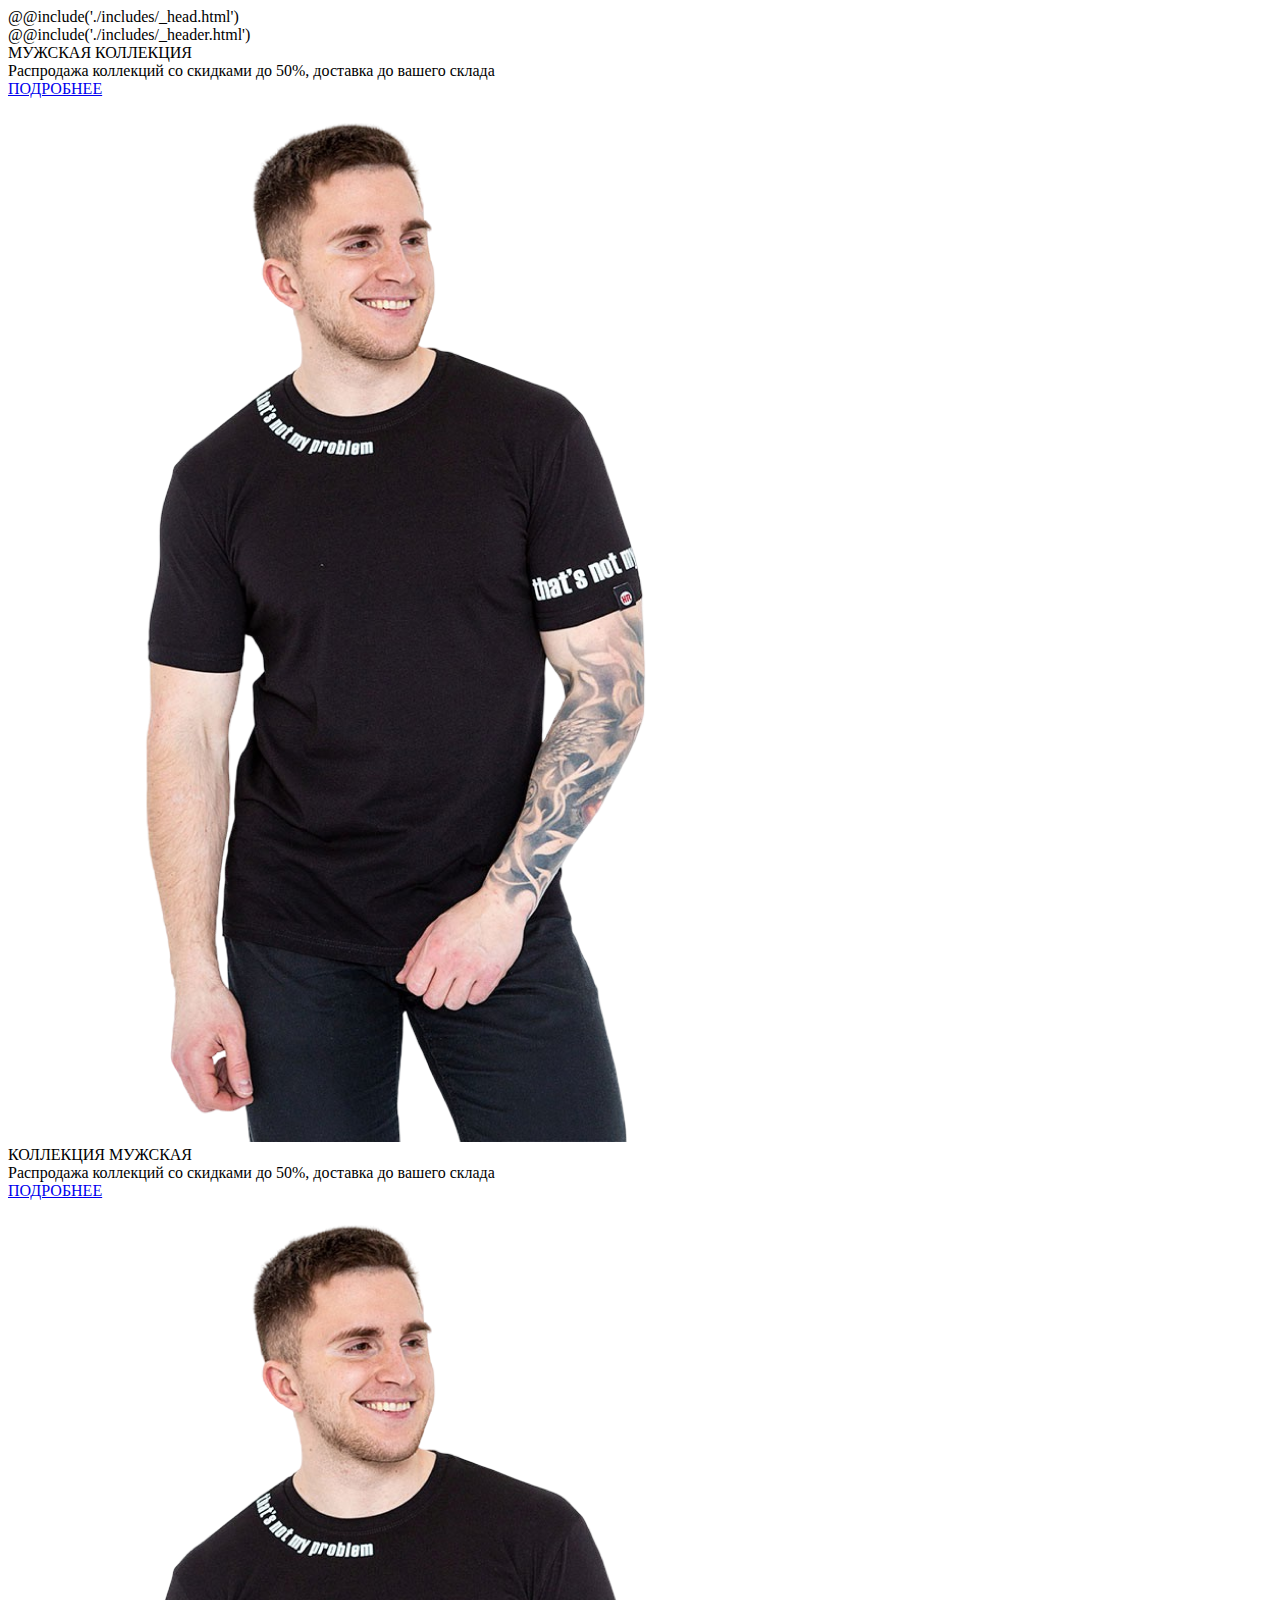
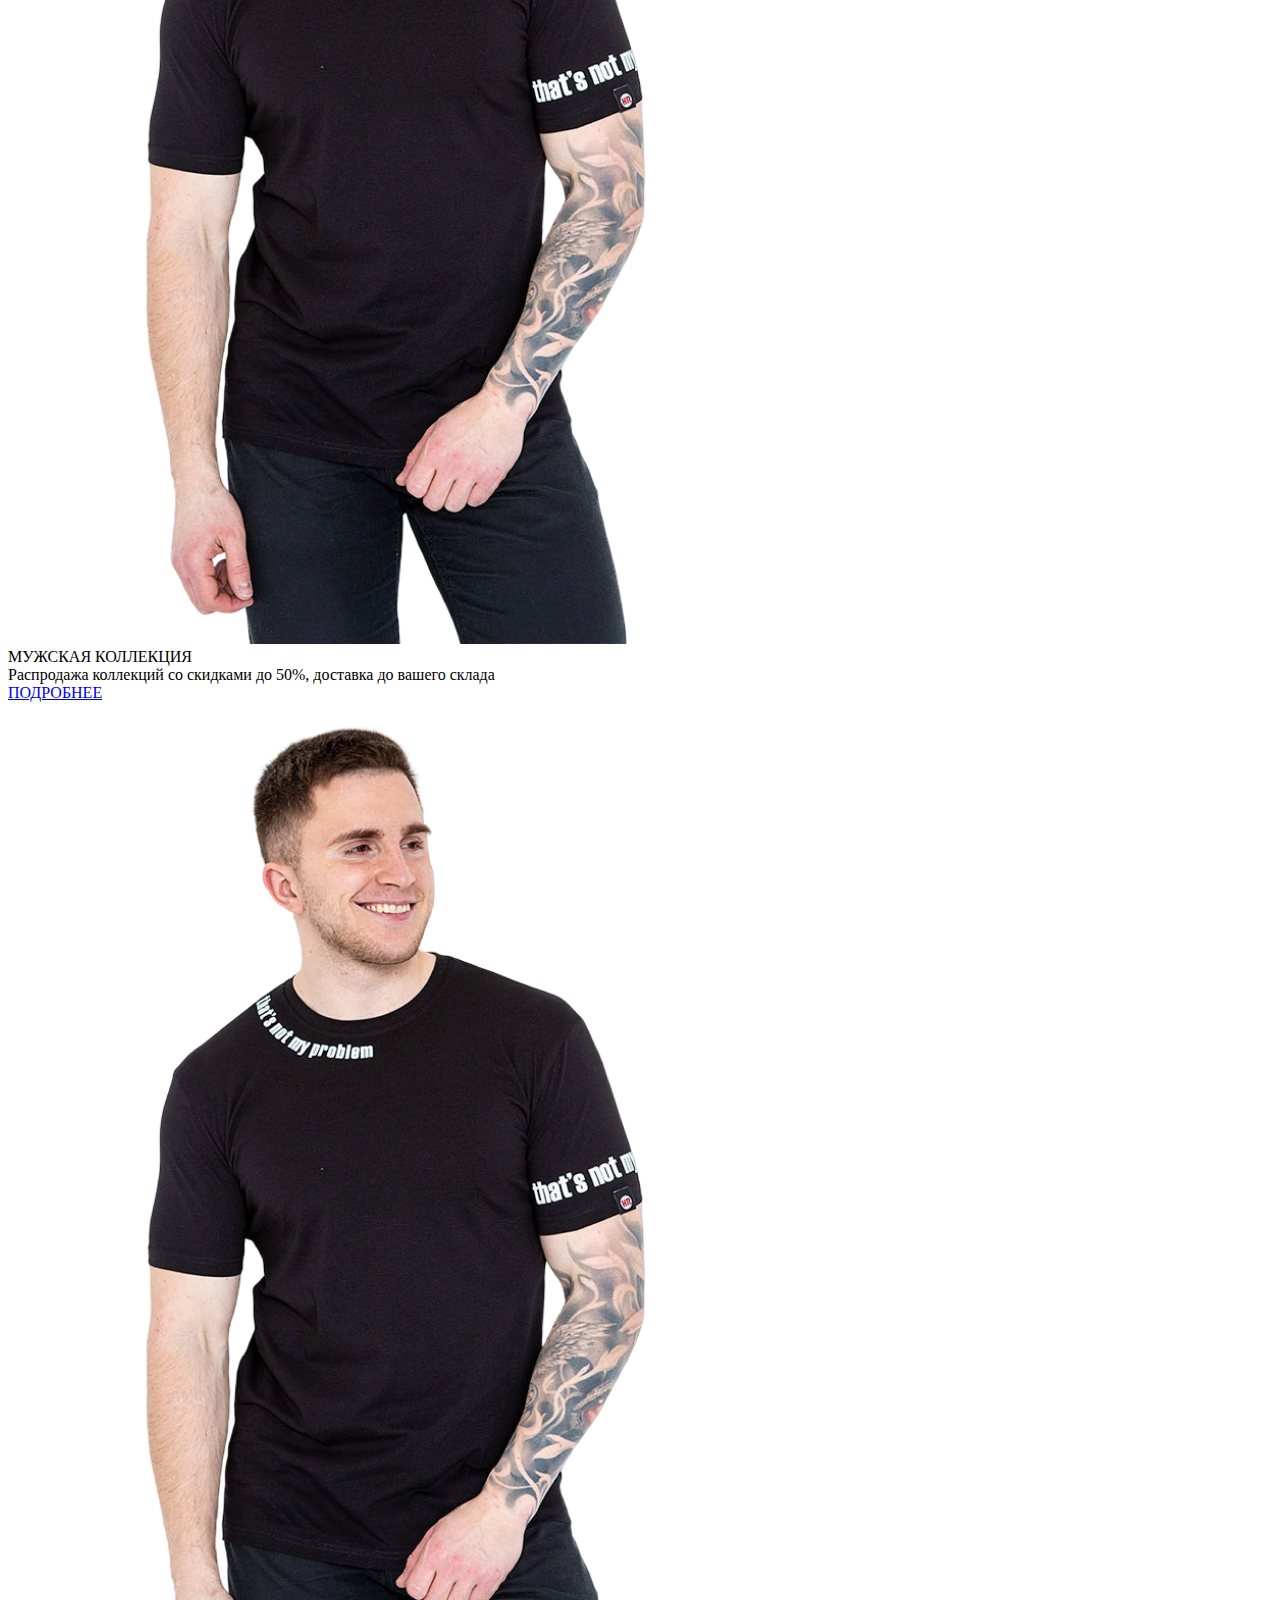
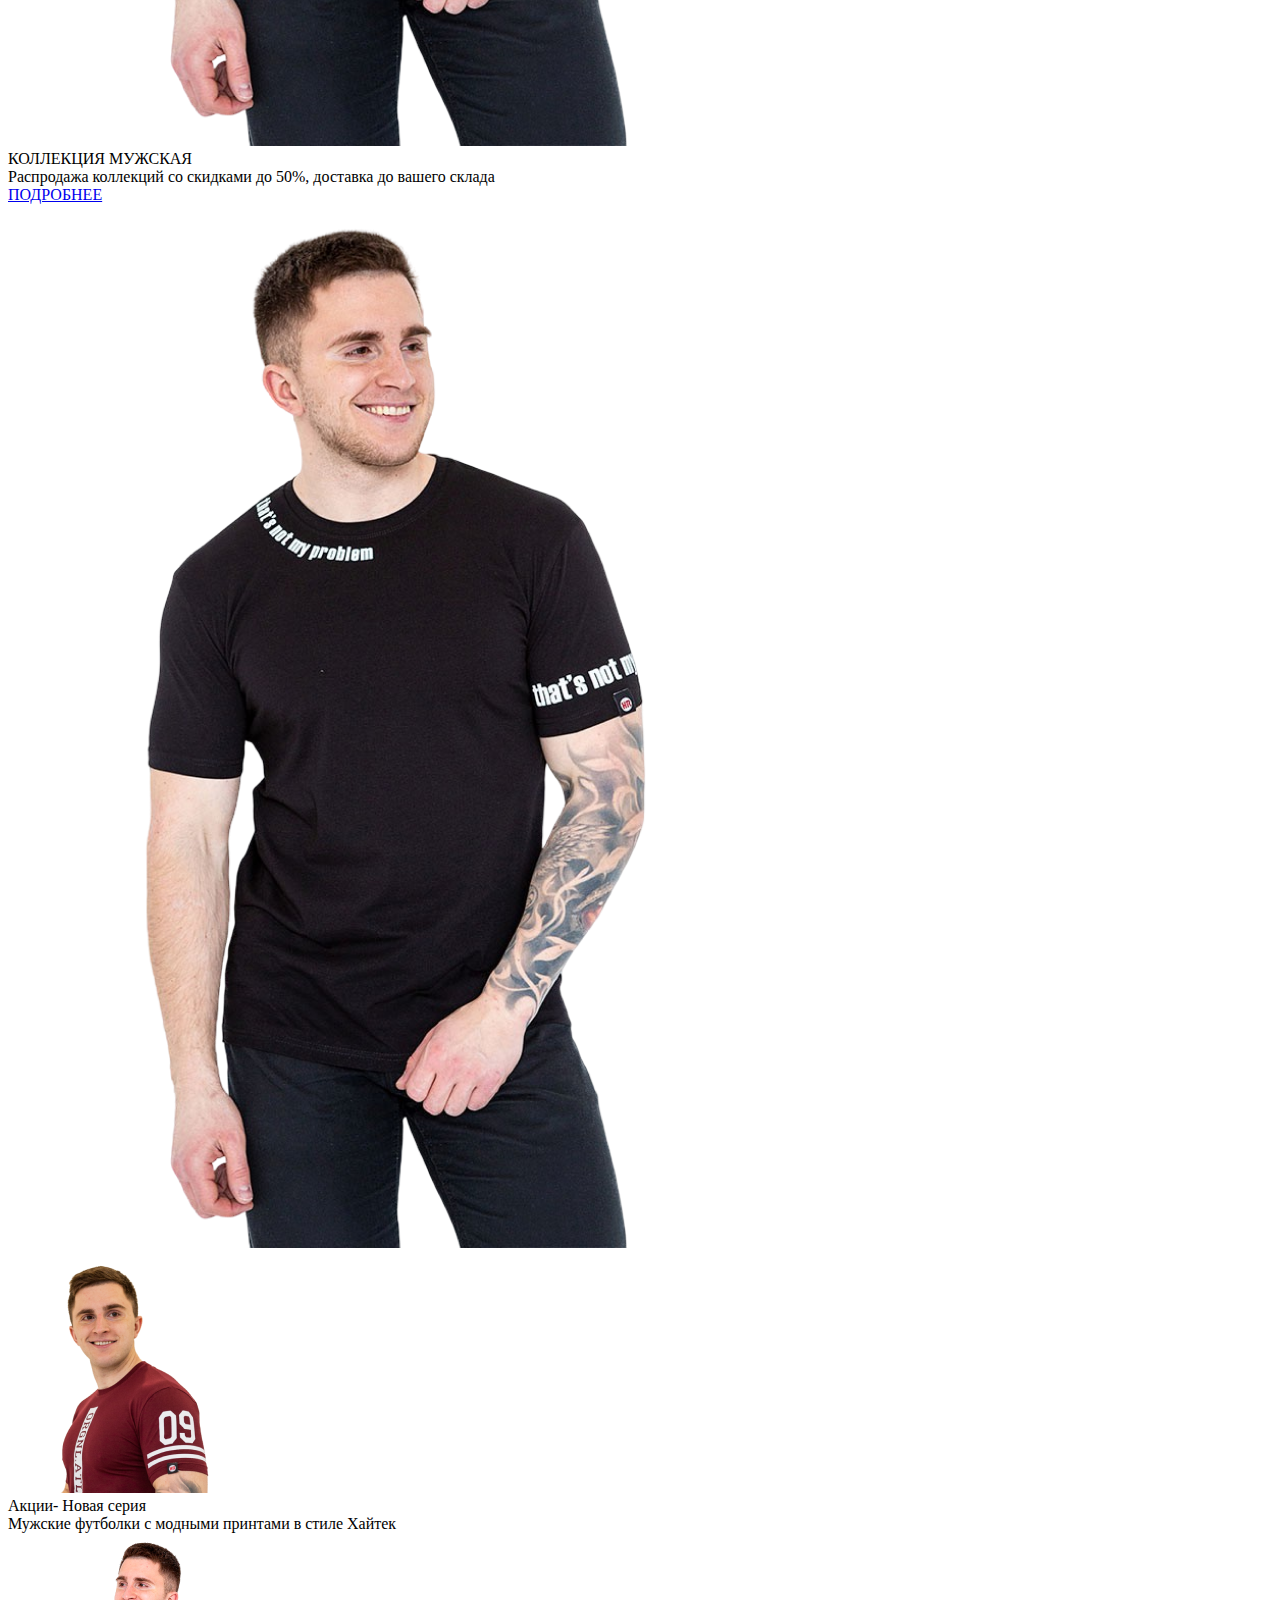
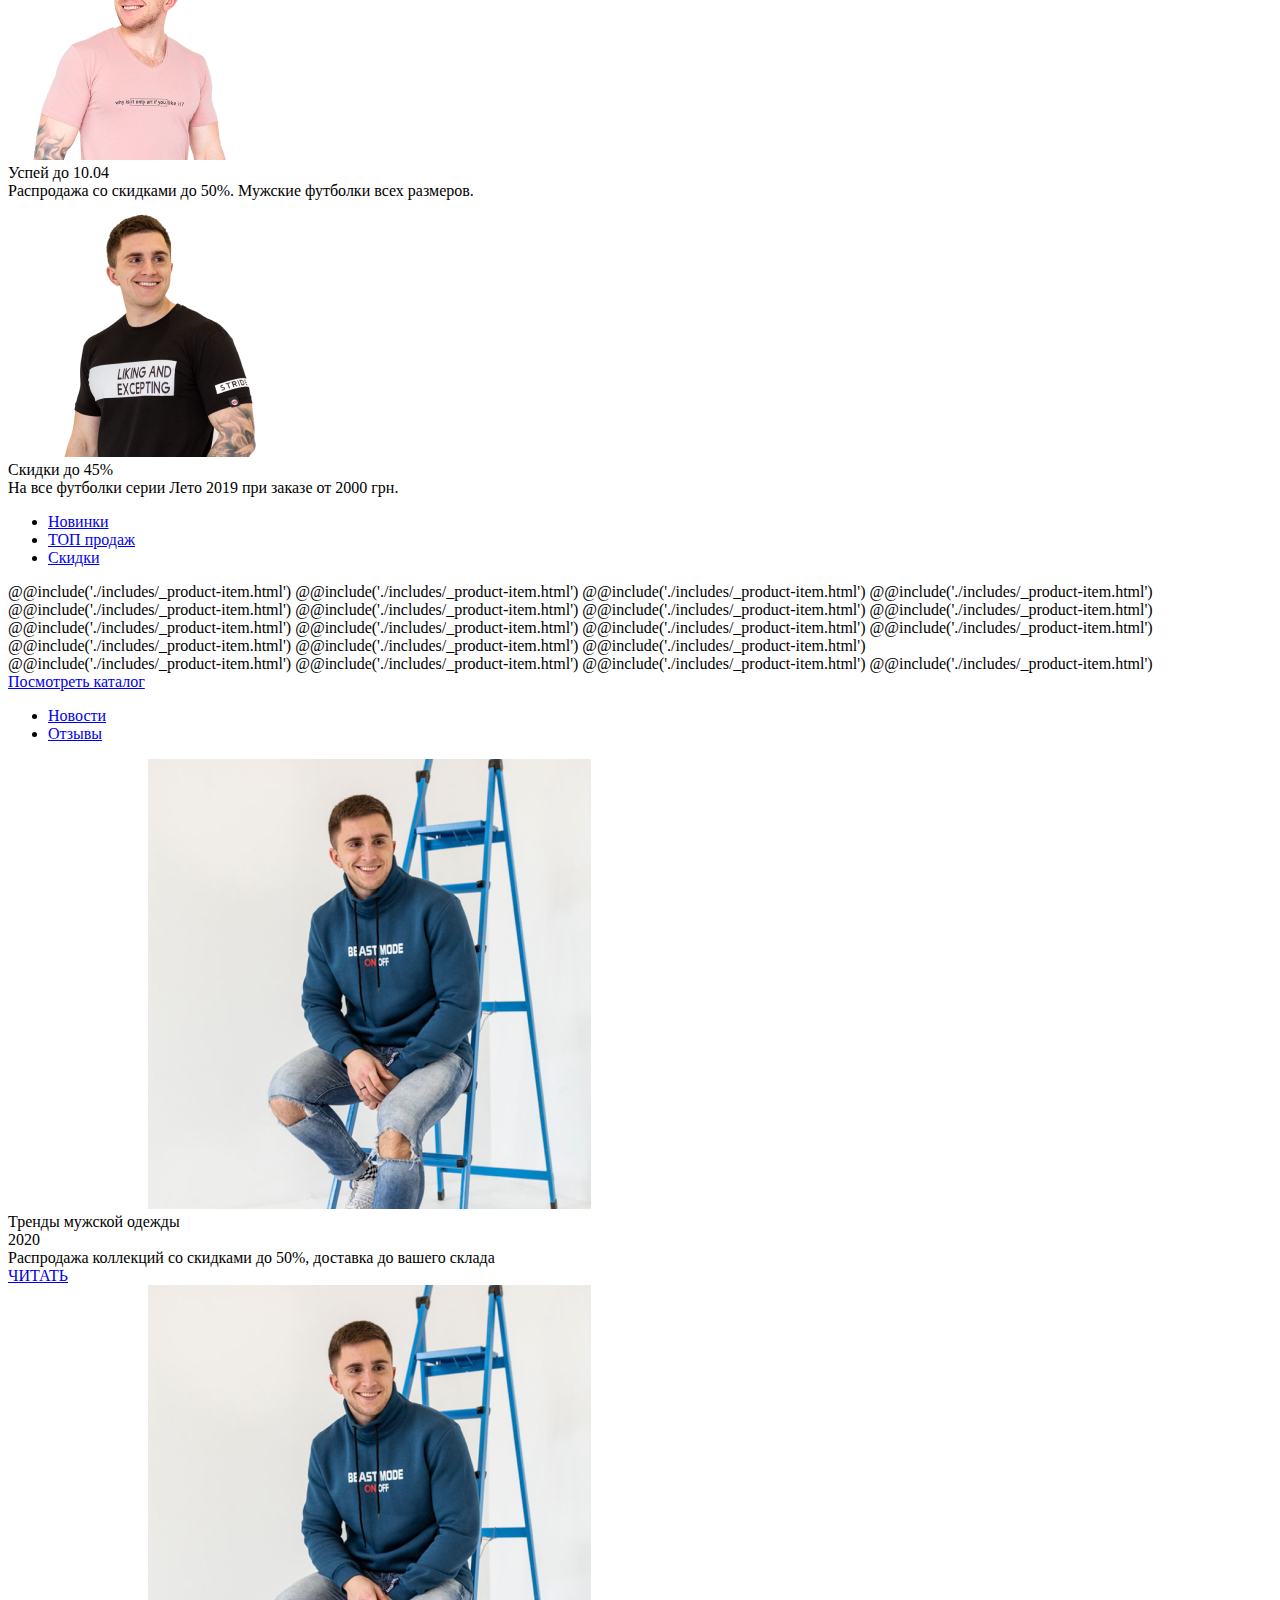
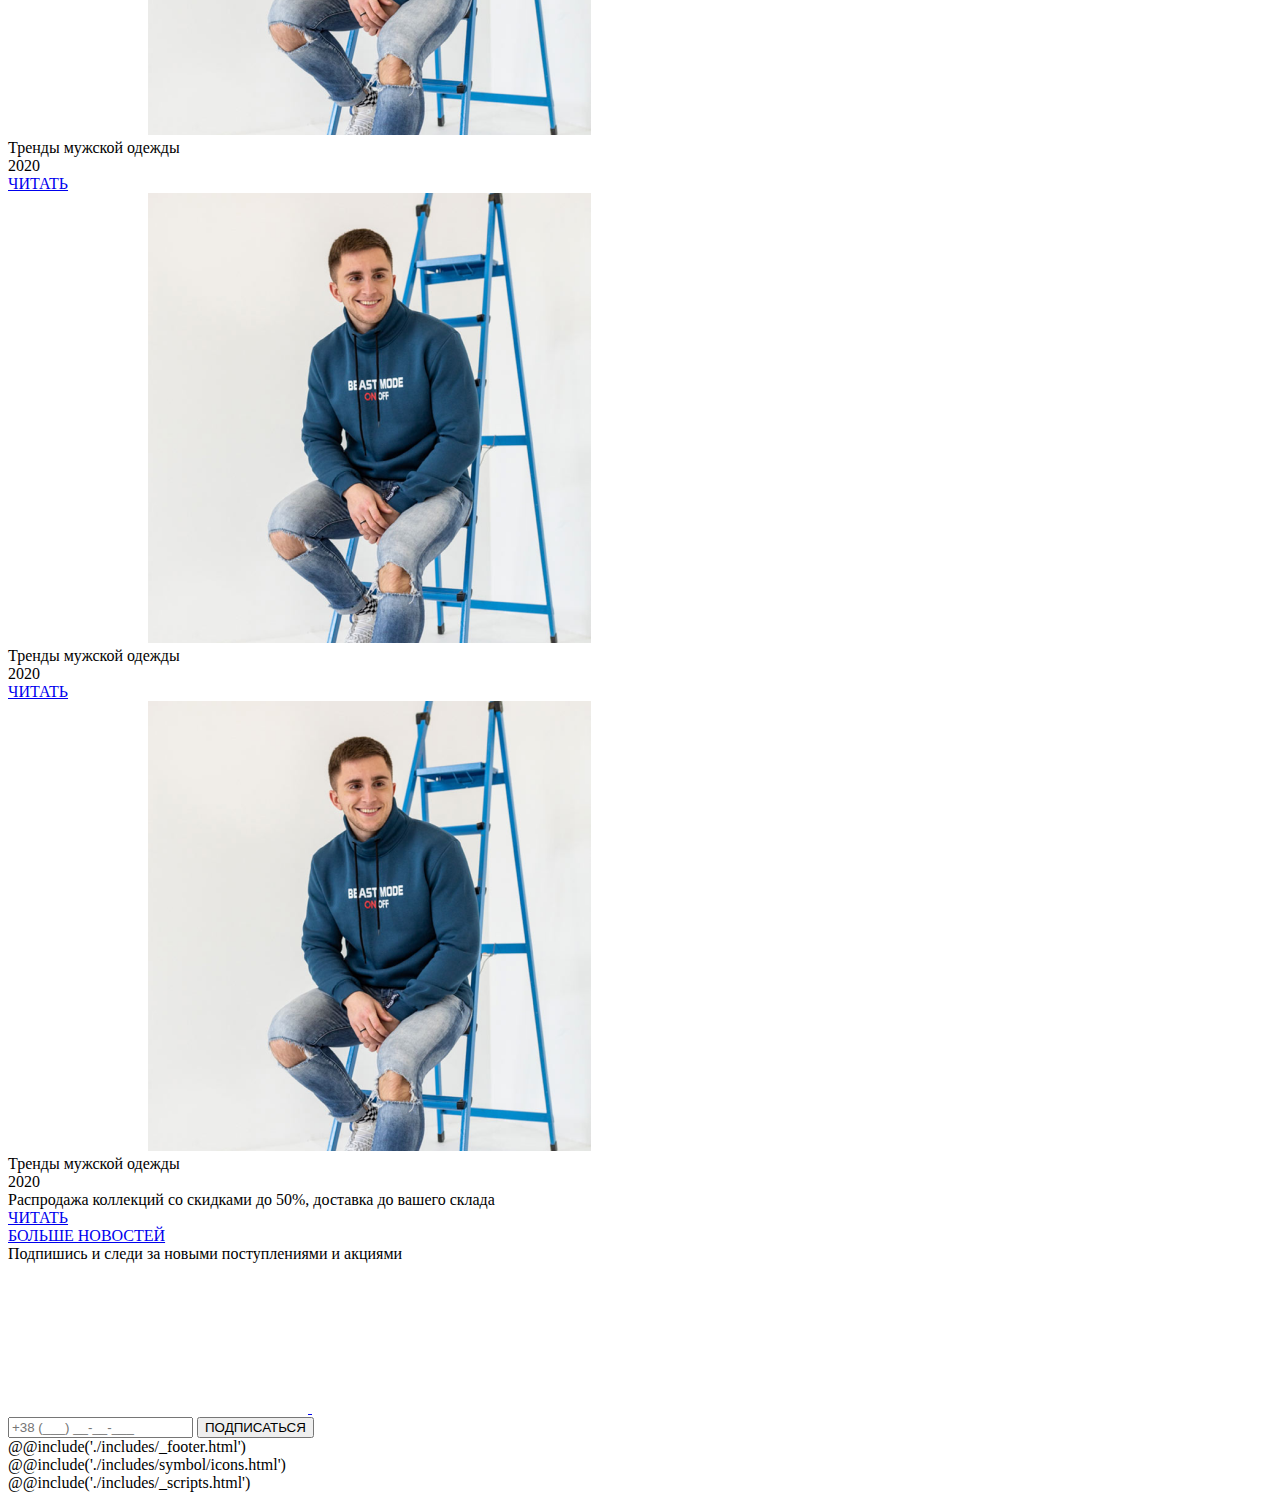
<file: html/index.html>
<!doctype html>
<html lang="en">
<head>
	@@include('./includes/_head.html')

</head>
<body>
<!--page-wrapper-->
<div class="page-wrapper">
	@@include('./includes/_header.html')
	<!--page-content-->
	<div class="page-content">
		<section class="hero-wrapper">
			<div class="container">
				<div class="hero-slider">
					<div class="slide">
						<div class="hero-slider__desc">
							<div class="hero-slider__title">
								МУЖСКАЯ
								КОЛЛЕКЦИЯ
							</div>
							<div class="hero-slider__text">
								Распродажа коллекций со скидками до 50%, доставка до вашего склада
							</div>
							<div class="hero-slider__link">
								<a href="#" class="btn btn-default">ПОДРОБНЕЕ</a>
							</div>
						</div>
						<div class="hero-slider__media">
							<span class="media-bg"></span>
							<img src="../static/images/general/hero-img.png" alt="">
						</div>
					</div>
					<div class="slide">
						<div class="hero-slider__desc">
							<div class="hero-slider__title">
								КОЛЛЕКЦИЯ
								МУЖСКАЯ
							</div>
							<div class="hero-slider__text">
								Распродажа коллекций со скидками до 50%, доставка до вашего склада
							</div>
							<div class="hero-slider__link">
								<a href="#" class="btn btn-default">ПОДРОБНЕЕ</a>
							</div>
						</div>
						<div class="hero-slider__media">
							<span class="media-bg"></span>
							<img src="../static/images/general/hero-img.png" alt="">
						</div>
					</div>
					<div class="slide">
						<div class="hero-slider__desc">
							<div class="hero-slider__title">
								МУЖСКАЯ
								КОЛЛЕКЦИЯ
							</div>
							<div class="hero-slider__text">
								Распродажа коллекций со скидками до 50%, доставка до вашего склада
							</div>
							<div class="hero-slider__link">
								<a href="#" class="btn btn-default">ПОДРОБНЕЕ</a>
							</div>
						</div>
						<div class="hero-slider__media">
							<span class="media-bg"></span>
							<img src="../static/images/general/hero-img.png" alt="">
						</div>
					</div>
					<div class="slide">
						<div class="hero-slider__desc">
							<div class="hero-slider__title">
								КОЛЛЕКЦИЯ
								МУЖСКАЯ
							</div>
							<div class="hero-slider__text">
								Распродажа коллекций со скидками до 50%, доставка до вашего склада
							</div>
							<div class="hero-slider__link">
								<a href="#" class="btn btn-default">ПОДРОБНЕЕ</a>
							</div>
						</div>
						<div class="hero-slider__media">
							<span class="media-bg"></span>
							<img src="../static/images/general/hero-img.png" alt="">
						</div>
					</div>
				</div>
			</div>
		</section>
		<section class="banner-wrapper">
			<div class="container">
				<div class="banner-wrap">
					<div class="banner-item">
						<div class="banner-item__media">
							<img src="../static/images/general/banner-1.png" alt="">
						</div>
						<div class="banner-item__desc">
							<div class="banner-item__title">Акции- Новая серия</div>
							<div class="banner-item__text">
								Мужские футболки с модными принтами в стиле Хайтек
							</div>
						</div>
					</div>
					<div class="banner-item">
						<div class="banner-item__media">
							<img src="../static/images/general/banner-2.png" alt="">
						</div>
						<div class="banner-item__desc">
							<div class="banner-item__title">Успей до 10.04</div>
							<div class="banner-item__text">
								Распродажа со скидками до 50%. Мужские футболки всех размеров.
							</div>
						</div>
					</div>
					<div class="banner-item">
						<div class="banner-item__media">
							<img src="../static/images/general/banner-3.png" alt="">
						</div>
						<div class="banner-item__desc">
							<div class="banner-item__title">Скидки до 45%</div>
							<div class="banner-item__text">
								На все футболки серии Лето 2019 при заказе от 2000 грн.
							</div>
						</div>
					</div>
				</div>
			</div>
		</section>
		<section class="product-wrapper">
			<div class="container">
				<div class="product-tab">
					<ul class="product-tab__nav tab-nav">
						<li><a href="#" class="active" data-tab="tab-1">Новинки</a></li>
						<li><a href="#" data-tab="tab-2">ТОП продаж</a></li>
						<li><a href="#" data-tab="tab-3">Скидки</a></li>
					</ul>
					<div class="product-tab__inner">
						<div class="tab-item active" data-tab="tab-1">
							@@include('./includes/_product-item.html')
							@@include('./includes/_product-item.html')
							@@include('./includes/_product-item.html')
							@@include('./includes/_product-item.html')

							@@include('./includes/_product-item.html')
							@@include('./includes/_product-item.html')
							@@include('./includes/_product-item.html')
							@@include('./includes/_product-item.html')
						</div>
						<div class="tab-item" data-tab="tab-2">
							@@include('./includes/_product-item.html')
							@@include('./includes/_product-item.html')
							@@include('./includes/_product-item.html')
							@@include('./includes/_product-item.html')

							@@include('./includes/_product-item.html')
							@@include('./includes/_product-item.html')
							@@include('./includes/_product-item.html')
						</div>
						<div class="tab-item" data-tab="tab-3">
							@@include('./includes/_product-item.html')
							@@include('./includes/_product-item.html')
							@@include('./includes/_product-item.html')
							@@include('./includes/_product-item.html')
						</div>
					</div>
				</div>
				<div class="section-link">
					<a href="#" class="btn btn-default">Посмотреть каталог</a>
				</div>
			</div>
		</section>
		<section class="news-wrapper">
			<div class="container">
				<ul class="news-tab__nav tab-nav">
					<li><a href="#" class="active" data-tab="news-1">Новости</a></li>
					<li><a href="#" data-tab="news-2">Отзывы</a></li>
				</ul>
				<div class="news-tab__inner">
					<div class="tab-item active" data-tab="news-1">
						<div class="news-item">
							<div class="news-item__media">
								<img src="../static/images/general/news-1.png" alt="">
							</div>
							<div class="news-item__desc">
								<div class="news-item__title">
									Тренды мужской одежды
									<br>
									2020
								</div>
								<div class="news-item__text">
									Распродажа коллекций со скидками до 50%,
									доставка до вашего склада
								</div>
								<div class="news-item__text">
									<a href="#" class="btn btn-secondary">ЧИТАТЬ</a>
								</div>
							</div>
						</div>
						<div class="news-item">
							<div class="news-item__media">
								<img src="../static/images/general/news-1.png" alt="">
							</div>
							<div class="news-item__desc">
								<div class="news-item__title">
									Тренды мужской одежды
									<br>
									2020
								</div>
								<div class="news-item__text">
									<a href="#" class="btn btn-secondary">ЧИТАТЬ</a>
								</div>
							</div>
						</div>
					</div>
					<div class="tab-item" data-tab="news-2">
						<div class="news-item">
							<div class="news-item__media">
								<img src="../static/images/general/news-1.png" alt="">
							</div>
							<div class="news-item__desc">
								<div class="news-item__title">
									Тренды мужской одежды
									<br>
									2020
								</div>
								<div class="news-item__text">
									<a href="#" class="btn btn-secondary">ЧИТАТЬ</a>
								</div>
							</div>
						</div>
						<div class="news-item">
							<div class="news-item__media">
								<img src="../static/images/general/news-1.png" alt="">
							</div>
							<div class="news-item__desc">
								<div class="news-item__title">
									Тренды мужской одежды
									<br>
									2020
								</div>
								<div class="news-item__text">
									Распродажа коллекций со скидками до 50%,
									доставка до вашего склада
								</div>
								<div class="news-item__text">
									<a href="#" class="btn btn-secondary">ЧИТАТЬ</a>
								</div>
							</div>
						</div>
					</div>
				</div>
				<div class="section-link">
					<a href="#" class="btn btn-default">БОЛЬШЕ НОВОСТЕЙ</a>
				</div>
			</div>
		</section>
		<section class="subscribe-wrapper">
			<div class="container">
				<div class="subscribe-title">
					Подпишись и следи за новыми поступлениями и акциями
				</div>
				<div class="subscribe-button">
					<a href="#" target="_blank">
						<svg class="icon"><use xlink:href="#ic-viber"></use></svg>
					</a>
					<a href="#" target="_blank">
						<svg class="icon"><use xlink:href="#ic-telegrem"></use></svg>
					</a>
				</div>
				<div class="subscribe-form">
					<form>
						<label class="label-phone">
							<input type="tel" class="input" placeholder="+38 (___) __-__-___">
						</label>
						<button type="submit" class="btn btn-primary">ПОДПИСАТЬСЯ</button>
					</form>
				</div>
			</div>
		</section>
	</div>
	<!--page-content-->
	@@include('./includes/_footer.html')
</div>
<!--end-page-wrapper-->
<div class="hidden">
    @@include('./includes/symbol/icons.html')
</div>
@@include('./includes/_scripts.html')
</body>
</html>
</file>
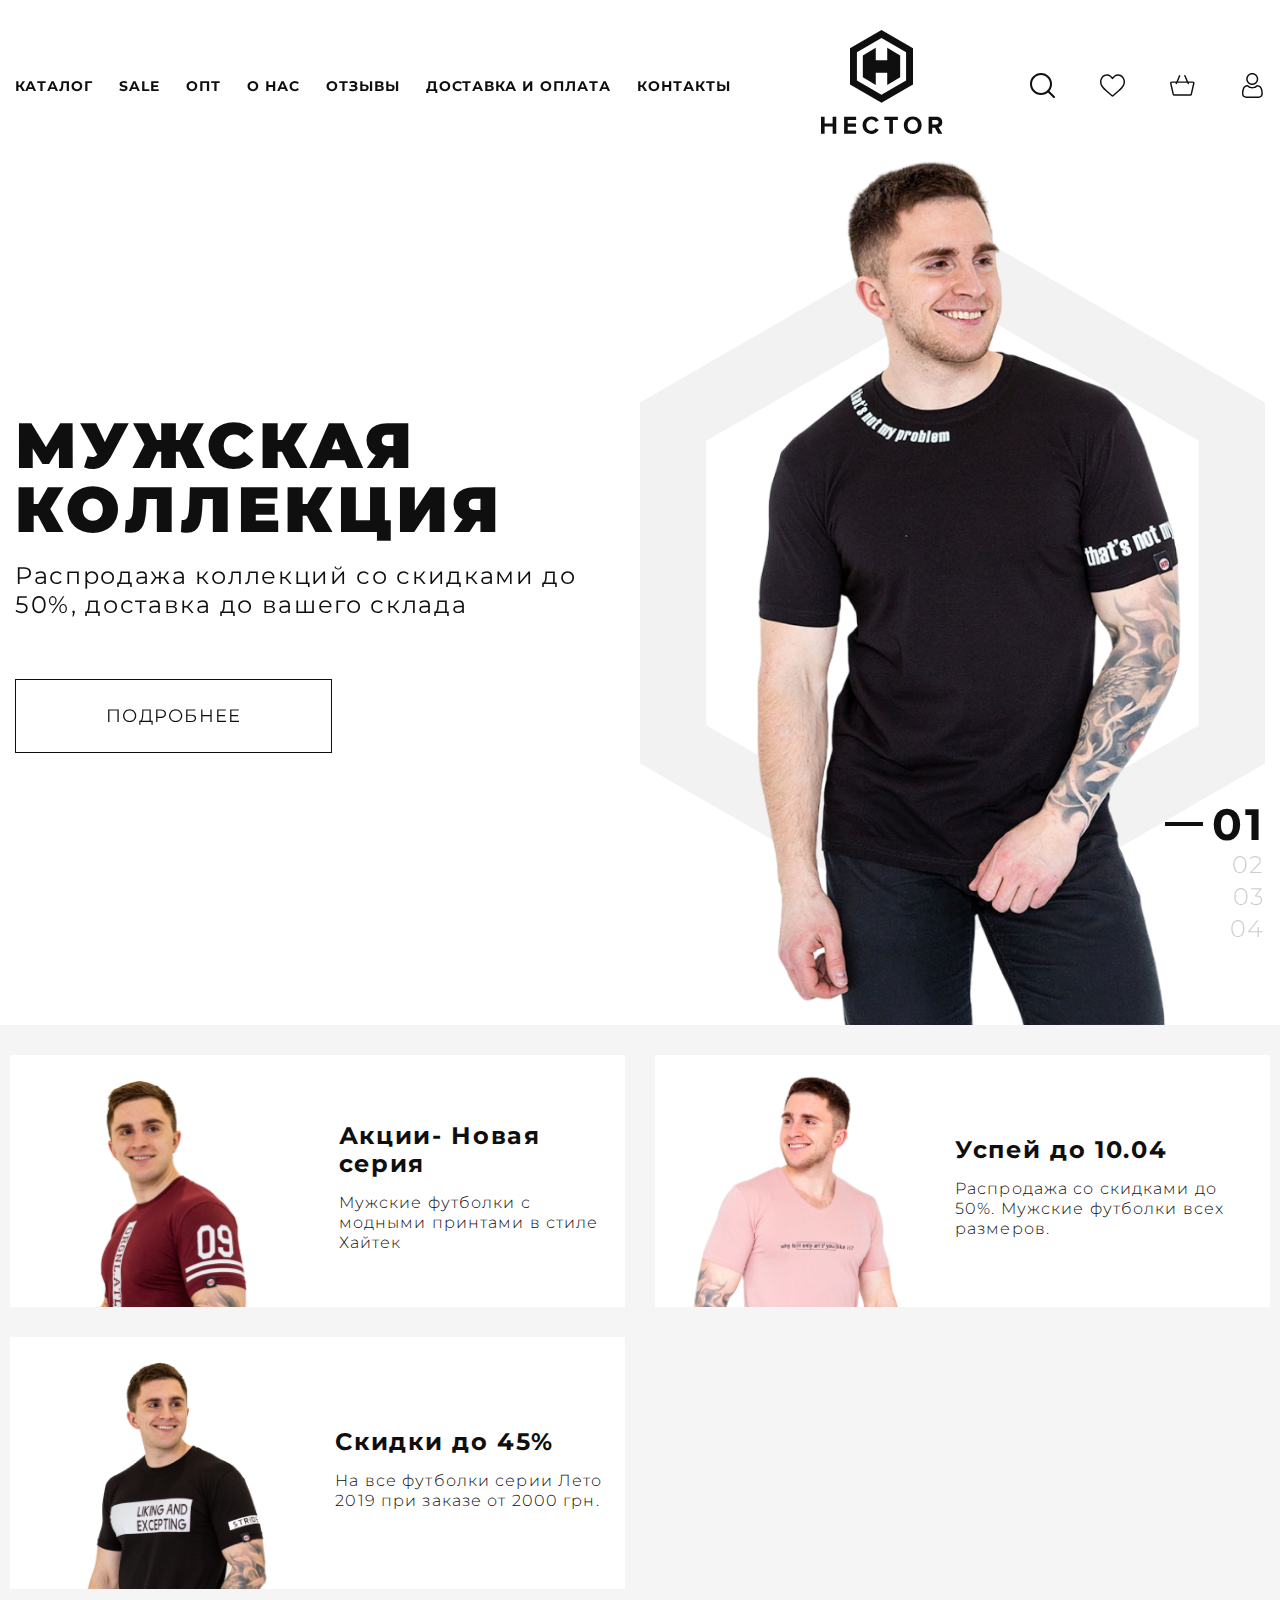
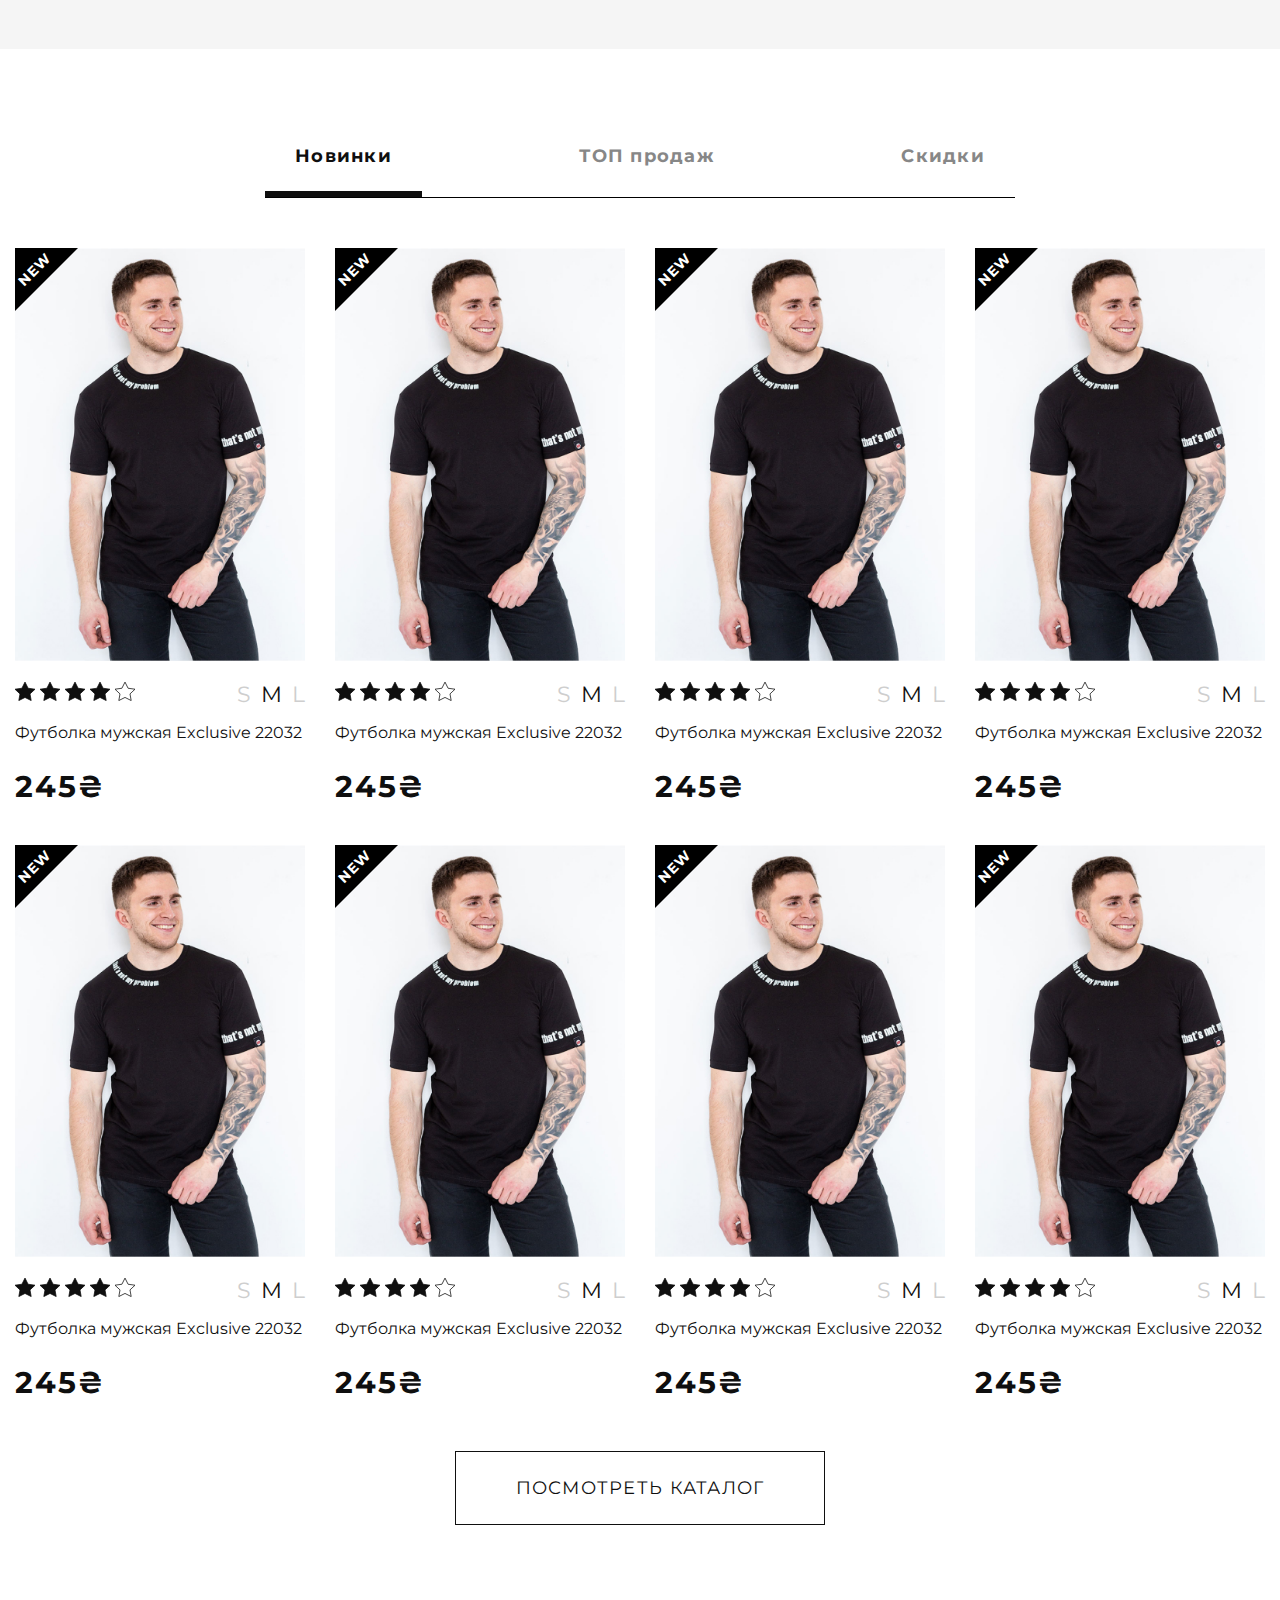
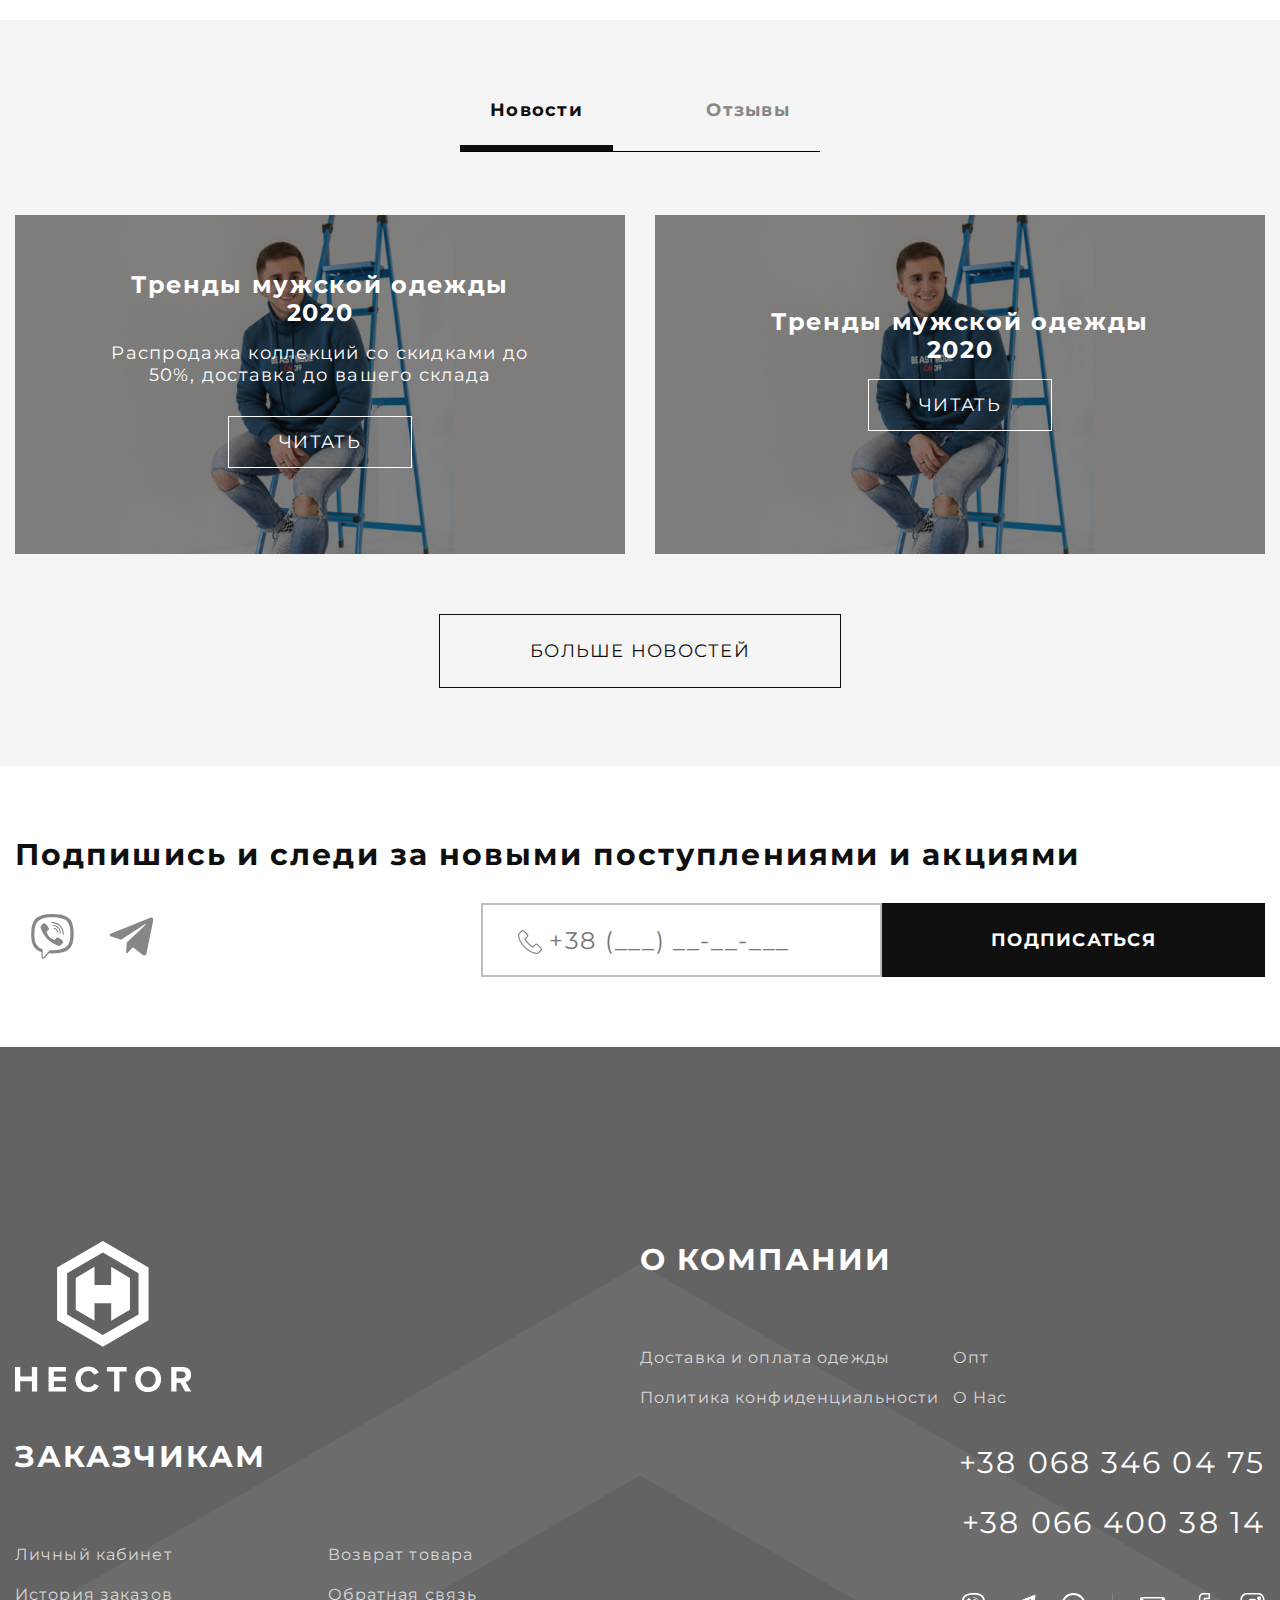
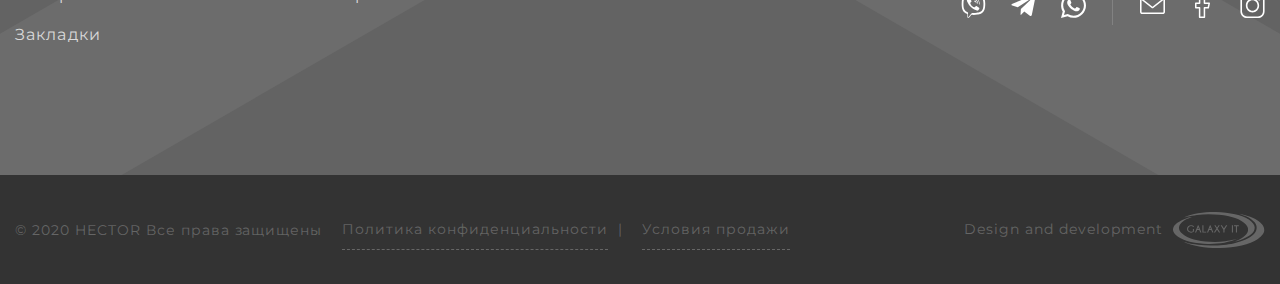
<file: preview/index.html>
<!doctype html>
<html lang="en">
<head>
	<meta charset="UTF-8">
<title>title</title>
<meta name="robots" content="noindex, nofollow">
<meta name="viewport" content="width=device-width, user-scalable=no, initial-scale=1.0, maximum-scale=1.0, minimum-scale=1.0">
<meta http-equiv="X-UA-Compatible" content="ie=edge">
<!-- Chrome, Firefox OS and Opera -->
<meta name="theme-color" content="#000">
<!-- Windows Phone -->
<meta name="msapplication-navbutton-color" content="#000">
<!-- iOS Safari -->
<meta name="apple-mobile-web-app-status-bar-style" content="#000">
<link href="https://fonts.googleapis.com/css2?family=Montserrat:ital,wght@0,300;0,400;0,500;0,600;0,700;0,800;0,900;1,300;1,400;1,500;1,600;1,700;1,800;1,900&display=swap" rel="stylesheet">

<!--<link rel="stylesheet" href="../static/css/fonts.css">-->

<link rel="stylesheet" href="../static/css/slick.css">
<link rel="stylesheet" href="../static/css/index.css">

<link rel="shortcut icon" href="../static/images/general/favicon-32x32.png"/>

</head>
<body>
<!--page-wrapper-->
<div class="page-wrapper">
	<header class="header" id="header">
    <div class="container">
        <div class="header-nav">
            <ul>
                <li class="has-sub">
                    <a href="#">КАТАЛОГ</a>
                </li>
                <li><a href="#">SALE</a></li>
                <li><a href="#">ОПТ</a></li>
                <li><a href="#">О НАС</a></li>
                <li><a href="#">ОТЗЫВЫ</a></li>
                <li><a href="#">ДОСТАВКА И ОПЛАТА</a></li>
                <li><a href="#">КОНТАКТЫ</a></li>
            </ul>
        </div>
        <div class="header-logo">
            <a href="#"><img src="../static/images/general/logo.svg" alt=""></a>
        </div>
        <div class="header-buttons">
            <a href="#" class="btn-header btn-search">
                <svg class="icon">
                    <use xlink:href="#ic-search"></use>
                </svg>
            </a>
            <a href="#" class="btn-header">
                <svg class="icon">
                    <use xlink:href="#ic-heart"></use>
                </svg>
            </a>
            <a href="#" class="btn-header">
                <svg class="icon">
                    <use xlink:href="#ic-cart"></use>
                </svg>
            </a>
            <a href="#" class="btn-user btn-popup" data-popup="login">
                <svg class="icon">
                    <use xlink:href="#ic-user"></use>
                </svg>
            </a>
            <a href="#" class="btn-nav">
                <span></span>
            </a>
        </div>
    </div>
    <div class="header-search">
        <div class="search-close"></div>
        <div class="header-search__form">
            <form>
                <label class="label-search">
                    <input class="input-search" type="text" placeholder="Поиск..."  required>
                </label>
            </form>
        </div>
        <div class="header-search__result">
            <div class="header-search__title">
                Возможно вы ищите:
            </div>
            <div class="result-wrap">
                <div class="product-item">
    <div class="product-item__label">
        <span class="label-text">NEW</span>
        <span class="label-bg" style="border-color: #000000 transparent transparent transparent;"></span>
    </div>
    <div class="product-item__media">
        <a href="#"><img src="../static/images/general/product-item.jpg" alt=""></a>
    </div>
    <div class="product-item__desc">
        <ul class="product-item__rating">
            <li class="active"><svg class="icon"><use xlink:href="#ic-star"></use></svg></li>
            <li class="active"><svg class="icon"><use xlink:href="#ic-star"></use></svg></li>
            <li class="active"><svg class="icon"><use xlink:href="#ic-star"></use></svg></li>
            <li class="active"><svg class="icon"><use xlink:href="#ic-star"></use></svg></li>
            <li class=""><svg class="icon"><use xlink:href="#ic-star"></use></svg></li>
        </ul>
        <ul class="product-item__size">
            <li>S</li>
            <li class="active">M</li>
            <li>L</li>
        </ul>
        <div class="product-item__title">
            <a href="#">Футболка мужская Exclusive 22032</a>
        </div>
        <div class="product-item__price">
            245₴
        </div>
    </div>
</div>
                <div class="product-item">
    <div class="product-item__label">
        <span class="label-text">NEW</span>
        <span class="label-bg" style="border-color: #000000 transparent transparent transparent;"></span>
    </div>
    <div class="product-item__media">
        <a href="#"><img src="../static/images/general/product-item.jpg" alt=""></a>
    </div>
    <div class="product-item__desc">
        <ul class="product-item__rating">
            <li class="active"><svg class="icon"><use xlink:href="#ic-star"></use></svg></li>
            <li class="active"><svg class="icon"><use xlink:href="#ic-star"></use></svg></li>
            <li class="active"><svg class="icon"><use xlink:href="#ic-star"></use></svg></li>
            <li class="active"><svg class="icon"><use xlink:href="#ic-star"></use></svg></li>
            <li class=""><svg class="icon"><use xlink:href="#ic-star"></use></svg></li>
        </ul>
        <ul class="product-item__size">
            <li>S</li>
            <li class="active">M</li>
            <li>L</li>
        </ul>
        <div class="product-item__title">
            <a href="#">Футболка мужская Exclusive 22032</a>
        </div>
        <div class="product-item__price">
            245₴
        </div>
    </div>
</div>
                <div class="product-item">
    <div class="product-item__label">
        <span class="label-text">NEW</span>
        <span class="label-bg" style="border-color: #000000 transparent transparent transparent;"></span>
    </div>
    <div class="product-item__media">
        <a href="#"><img src="../static/images/general/product-item.jpg" alt=""></a>
    </div>
    <div class="product-item__desc">
        <ul class="product-item__rating">
            <li class="active"><svg class="icon"><use xlink:href="#ic-star"></use></svg></li>
            <li class="active"><svg class="icon"><use xlink:href="#ic-star"></use></svg></li>
            <li class="active"><svg class="icon"><use xlink:href="#ic-star"></use></svg></li>
            <li class="active"><svg class="icon"><use xlink:href="#ic-star"></use></svg></li>
            <li class=""><svg class="icon"><use xlink:href="#ic-star"></use></svg></li>
        </ul>
        <ul class="product-item__size">
            <li>S</li>
            <li class="active">M</li>
            <li>L</li>
        </ul>
        <div class="product-item__title">
            <a href="#">Футболка мужская Exclusive 22032</a>
        </div>
        <div class="product-item__price">
            245₴
        </div>
    </div>
</div>
                <div class="product-item">
    <div class="product-item__label">
        <span class="label-text">NEW</span>
        <span class="label-bg" style="border-color: #000000 transparent transparent transparent;"></span>
    </div>
    <div class="product-item__media">
        <a href="#"><img src="../static/images/general/product-item.jpg" alt=""></a>
    </div>
    <div class="product-item__desc">
        <ul class="product-item__rating">
            <li class="active"><svg class="icon"><use xlink:href="#ic-star"></use></svg></li>
            <li class="active"><svg class="icon"><use xlink:href="#ic-star"></use></svg></li>
            <li class="active"><svg class="icon"><use xlink:href="#ic-star"></use></svg></li>
            <li class="active"><svg class="icon"><use xlink:href="#ic-star"></use></svg></li>
            <li class=""><svg class="icon"><use xlink:href="#ic-star"></use></svg></li>
        </ul>
        <ul class="product-item__size">
            <li>S</li>
            <li class="active">M</li>
            <li>L</li>
        </ul>
        <div class="product-item__title">
            <a href="#">Футболка мужская Exclusive 22032</a>
        </div>
        <div class="product-item__price">
            245₴
        </div>
    </div>
</div>

                <div class="product-item">
    <div class="product-item__label">
        <span class="label-text">NEW</span>
        <span class="label-bg" style="border-color: #000000 transparent transparent transparent;"></span>
    </div>
    <div class="product-item__media">
        <a href="#"><img src="../static/images/general/product-item.jpg" alt=""></a>
    </div>
    <div class="product-item__desc">
        <ul class="product-item__rating">
            <li class="active"><svg class="icon"><use xlink:href="#ic-star"></use></svg></li>
            <li class="active"><svg class="icon"><use xlink:href="#ic-star"></use></svg></li>
            <li class="active"><svg class="icon"><use xlink:href="#ic-star"></use></svg></li>
            <li class="active"><svg class="icon"><use xlink:href="#ic-star"></use></svg></li>
            <li class=""><svg class="icon"><use xlink:href="#ic-star"></use></svg></li>
        </ul>
        <ul class="product-item__size">
            <li>S</li>
            <li class="active">M</li>
            <li>L</li>
        </ul>
        <div class="product-item__title">
            <a href="#">Футболка мужская Exclusive 22032</a>
        </div>
        <div class="product-item__price">
            245₴
        </div>
    </div>
</div>
                <div class="product-item">
    <div class="product-item__label">
        <span class="label-text">NEW</span>
        <span class="label-bg" style="border-color: #000000 transparent transparent transparent;"></span>
    </div>
    <div class="product-item__media">
        <a href="#"><img src="../static/images/general/product-item.jpg" alt=""></a>
    </div>
    <div class="product-item__desc">
        <ul class="product-item__rating">
            <li class="active"><svg class="icon"><use xlink:href="#ic-star"></use></svg></li>
            <li class="active"><svg class="icon"><use xlink:href="#ic-star"></use></svg></li>
            <li class="active"><svg class="icon"><use xlink:href="#ic-star"></use></svg></li>
            <li class="active"><svg class="icon"><use xlink:href="#ic-star"></use></svg></li>
            <li class=""><svg class="icon"><use xlink:href="#ic-star"></use></svg></li>
        </ul>
        <ul class="product-item__size">
            <li>S</li>
            <li class="active">M</li>
            <li>L</li>
        </ul>
        <div class="product-item__title">
            <a href="#">Футболка мужская Exclusive 22032</a>
        </div>
        <div class="product-item__price">
            245₴
        </div>
    </div>
</div>
                <div class="product-item">
    <div class="product-item__label">
        <span class="label-text">NEW</span>
        <span class="label-bg" style="border-color: #000000 transparent transparent transparent;"></span>
    </div>
    <div class="product-item__media">
        <a href="#"><img src="../static/images/general/product-item.jpg" alt=""></a>
    </div>
    <div class="product-item__desc">
        <ul class="product-item__rating">
            <li class="active"><svg class="icon"><use xlink:href="#ic-star"></use></svg></li>
            <li class="active"><svg class="icon"><use xlink:href="#ic-star"></use></svg></li>
            <li class="active"><svg class="icon"><use xlink:href="#ic-star"></use></svg></li>
            <li class="active"><svg class="icon"><use xlink:href="#ic-star"></use></svg></li>
            <li class=""><svg class="icon"><use xlink:href="#ic-star"></use></svg></li>
        </ul>
        <ul class="product-item__size">
            <li>S</li>
            <li class="active">M</li>
            <li>L</li>
        </ul>
        <div class="product-item__title">
            <a href="#">Футболка мужская Exclusive 22032</a>
        </div>
        <div class="product-item__price">
            245₴
        </div>
    </div>
</div>
                <div class="product-item">
    <div class="product-item__label">
        <span class="label-text">NEW</span>
        <span class="label-bg" style="border-color: #000000 transparent transparent transparent;"></span>
    </div>
    <div class="product-item__media">
        <a href="#"><img src="../static/images/general/product-item.jpg" alt=""></a>
    </div>
    <div class="product-item__desc">
        <ul class="product-item__rating">
            <li class="active"><svg class="icon"><use xlink:href="#ic-star"></use></svg></li>
            <li class="active"><svg class="icon"><use xlink:href="#ic-star"></use></svg></li>
            <li class="active"><svg class="icon"><use xlink:href="#ic-star"></use></svg></li>
            <li class="active"><svg class="icon"><use xlink:href="#ic-star"></use></svg></li>
            <li class=""><svg class="icon"><use xlink:href="#ic-star"></use></svg></li>
        </ul>
        <ul class="product-item__size">
            <li>S</li>
            <li class="active">M</li>
            <li>L</li>
        </ul>
        <div class="product-item__title">
            <a href="#">Футболка мужская Exclusive 22032</a>
        </div>
        <div class="product-item__price">
            245₴
        </div>
    </div>
</div>
            </div>
        </div>
    </div>
    <div class="header-catalog">

    </div>
</header>
	<!--page-content-->
	<div class="page-content">
		<section class="hero-wrapper">
			<div class="container">
				<div class="hero-slider">
					<div class="slide">
						<div class="hero-slider__desc">
							<div class="hero-slider__title">
								МУЖСКАЯ
								КОЛЛЕКЦИЯ
							</div>
							<div class="hero-slider__text">
								Распродажа коллекций со скидками до 50%, доставка до вашего склада
							</div>
							<div class="hero-slider__link">
								<a href="#" class="btn btn-default">ПОДРОБНЕЕ</a>
							</div>
						</div>
						<div class="hero-slider__media">
							<span class="media-bg"></span>
							<img src="../static/images/general/hero-img.png" alt="">
						</div>
					</div>
					<div class="slide">
						<div class="hero-slider__desc">
							<div class="hero-slider__title">
								КОЛЛЕКЦИЯ
								МУЖСКАЯ
							</div>
							<div class="hero-slider__text">
								Распродажа коллекций со скидками до 50%, доставка до вашего склада
							</div>
							<div class="hero-slider__link">
								<a href="#" class="btn btn-default">ПОДРОБНЕЕ</a>
							</div>
						</div>
						<div class="hero-slider__media">
							<span class="media-bg"></span>
							<img src="../static/images/general/hero-img.png" alt="">
						</div>
					</div>
					<div class="slide">
						<div class="hero-slider__desc">
							<div class="hero-slider__title">
								МУЖСКАЯ
								КОЛЛЕКЦИЯ
							</div>
							<div class="hero-slider__text">
								Распродажа коллекций со скидками до 50%, доставка до вашего склада
							</div>
							<div class="hero-slider__link">
								<a href="#" class="btn btn-default">ПОДРОБНЕЕ</a>
							</div>
						</div>
						<div class="hero-slider__media">
							<span class="media-bg"></span>
							<img src="../static/images/general/hero-img.png" alt="">
						</div>
					</div>
					<div class="slide">
						<div class="hero-slider__desc">
							<div class="hero-slider__title">
								КОЛЛЕКЦИЯ
								МУЖСКАЯ
							</div>
							<div class="hero-slider__text">
								Распродажа коллекций со скидками до 50%, доставка до вашего склада
							</div>
							<div class="hero-slider__link">
								<a href="#" class="btn btn-default">ПОДРОБНЕЕ</a>
							</div>
						</div>
						<div class="hero-slider__media">
							<span class="media-bg"></span>
							<img src="../static/images/general/hero-img.png" alt="">
						</div>
					</div>
				</div>
			</div>
		</section>
		<section class="banner-wrapper">
			<div class="container">
				<div class="banner-wrap">
					<div class="banner-item">
						<div class="banner-item__media">
							<img src="../static/images/general/banner-1.png" alt="">
						</div>
						<div class="banner-item__desc">
							<div class="banner-item__title">Акции- Новая серия</div>
							<div class="banner-item__text">
								Мужские футболки с модными принтами в стиле Хайтек
							</div>
						</div>
					</div>
					<div class="banner-item">
						<div class="banner-item__media">
							<img src="../static/images/general/banner-2.png" alt="">
						</div>
						<div class="banner-item__desc">
							<div class="banner-item__title">Успей до 10.04</div>
							<div class="banner-item__text">
								Распродажа со скидками до 50%. Мужские футболки всех размеров.
							</div>
						</div>
					</div>
					<div class="banner-item">
						<div class="banner-item__media">
							<img src="../static/images/general/banner-3.png" alt="">
						</div>
						<div class="banner-item__desc">
							<div class="banner-item__title">Скидки до 45%</div>
							<div class="banner-item__text">
								На все футболки серии Лето 2019 при заказе от 2000 грн.
							</div>
						</div>
					</div>
				</div>
			</div>
		</section>
		<section class="product-wrapper">
			<div class="container">
				<div class="product-tab">
					<ul class="product-tab__nav tab-nav">
						<li><a href="#" class="active" data-tab="tab-1">Новинки</a></li>
						<li><a href="#" data-tab="tab-2">ТОП продаж</a></li>
						<li><a href="#" data-tab="tab-3">Скидки</a></li>
					</ul>
					<div class="product-tab__inner">
						<div class="tab-item active" data-tab="tab-1">
							<div class="product-item">
    <div class="product-item__label">
        <span class="label-text">NEW</span>
        <span class="label-bg" style="border-color: #000000 transparent transparent transparent;"></span>
    </div>
    <div class="product-item__media">
        <a href="#"><img src="../static/images/general/product-item.jpg" alt=""></a>
    </div>
    <div class="product-item__desc">
        <ul class="product-item__rating">
            <li class="active"><svg class="icon"><use xlink:href="#ic-star"></use></svg></li>
            <li class="active"><svg class="icon"><use xlink:href="#ic-star"></use></svg></li>
            <li class="active"><svg class="icon"><use xlink:href="#ic-star"></use></svg></li>
            <li class="active"><svg class="icon"><use xlink:href="#ic-star"></use></svg></li>
            <li class=""><svg class="icon"><use xlink:href="#ic-star"></use></svg></li>
        </ul>
        <ul class="product-item__size">
            <li>S</li>
            <li class="active">M</li>
            <li>L</li>
        </ul>
        <div class="product-item__title">
            <a href="#">Футболка мужская Exclusive 22032</a>
        </div>
        <div class="product-item__price">
            245₴
        </div>
    </div>
</div>
							<div class="product-item">
    <div class="product-item__label">
        <span class="label-text">NEW</span>
        <span class="label-bg" style="border-color: #000000 transparent transparent transparent;"></span>
    </div>
    <div class="product-item__media">
        <a href="#"><img src="../static/images/general/product-item.jpg" alt=""></a>
    </div>
    <div class="product-item__desc">
        <ul class="product-item__rating">
            <li class="active"><svg class="icon"><use xlink:href="#ic-star"></use></svg></li>
            <li class="active"><svg class="icon"><use xlink:href="#ic-star"></use></svg></li>
            <li class="active"><svg class="icon"><use xlink:href="#ic-star"></use></svg></li>
            <li class="active"><svg class="icon"><use xlink:href="#ic-star"></use></svg></li>
            <li class=""><svg class="icon"><use xlink:href="#ic-star"></use></svg></li>
        </ul>
        <ul class="product-item__size">
            <li>S</li>
            <li class="active">M</li>
            <li>L</li>
        </ul>
        <div class="product-item__title">
            <a href="#">Футболка мужская Exclusive 22032</a>
        </div>
        <div class="product-item__price">
            245₴
        </div>
    </div>
</div>
							<div class="product-item">
    <div class="product-item__label">
        <span class="label-text">NEW</span>
        <span class="label-bg" style="border-color: #000000 transparent transparent transparent;"></span>
    </div>
    <div class="product-item__media">
        <a href="#"><img src="../static/images/general/product-item.jpg" alt=""></a>
    </div>
    <div class="product-item__desc">
        <ul class="product-item__rating">
            <li class="active"><svg class="icon"><use xlink:href="#ic-star"></use></svg></li>
            <li class="active"><svg class="icon"><use xlink:href="#ic-star"></use></svg></li>
            <li class="active"><svg class="icon"><use xlink:href="#ic-star"></use></svg></li>
            <li class="active"><svg class="icon"><use xlink:href="#ic-star"></use></svg></li>
            <li class=""><svg class="icon"><use xlink:href="#ic-star"></use></svg></li>
        </ul>
        <ul class="product-item__size">
            <li>S</li>
            <li class="active">M</li>
            <li>L</li>
        </ul>
        <div class="product-item__title">
            <a href="#">Футболка мужская Exclusive 22032</a>
        </div>
        <div class="product-item__price">
            245₴
        </div>
    </div>
</div>
							<div class="product-item">
    <div class="product-item__label">
        <span class="label-text">NEW</span>
        <span class="label-bg" style="border-color: #000000 transparent transparent transparent;"></span>
    </div>
    <div class="product-item__media">
        <a href="#"><img src="../static/images/general/product-item.jpg" alt=""></a>
    </div>
    <div class="product-item__desc">
        <ul class="product-item__rating">
            <li class="active"><svg class="icon"><use xlink:href="#ic-star"></use></svg></li>
            <li class="active"><svg class="icon"><use xlink:href="#ic-star"></use></svg></li>
            <li class="active"><svg class="icon"><use xlink:href="#ic-star"></use></svg></li>
            <li class="active"><svg class="icon"><use xlink:href="#ic-star"></use></svg></li>
            <li class=""><svg class="icon"><use xlink:href="#ic-star"></use></svg></li>
        </ul>
        <ul class="product-item__size">
            <li>S</li>
            <li class="active">M</li>
            <li>L</li>
        </ul>
        <div class="product-item__title">
            <a href="#">Футболка мужская Exclusive 22032</a>
        </div>
        <div class="product-item__price">
            245₴
        </div>
    </div>
</div>

							<div class="product-item">
    <div class="product-item__label">
        <span class="label-text">NEW</span>
        <span class="label-bg" style="border-color: #000000 transparent transparent transparent;"></span>
    </div>
    <div class="product-item__media">
        <a href="#"><img src="../static/images/general/product-item.jpg" alt=""></a>
    </div>
    <div class="product-item__desc">
        <ul class="product-item__rating">
            <li class="active"><svg class="icon"><use xlink:href="#ic-star"></use></svg></li>
            <li class="active"><svg class="icon"><use xlink:href="#ic-star"></use></svg></li>
            <li class="active"><svg class="icon"><use xlink:href="#ic-star"></use></svg></li>
            <li class="active"><svg class="icon"><use xlink:href="#ic-star"></use></svg></li>
            <li class=""><svg class="icon"><use xlink:href="#ic-star"></use></svg></li>
        </ul>
        <ul class="product-item__size">
            <li>S</li>
            <li class="active">M</li>
            <li>L</li>
        </ul>
        <div class="product-item__title">
            <a href="#">Футболка мужская Exclusive 22032</a>
        </div>
        <div class="product-item__price">
            245₴
        </div>
    </div>
</div>
							<div class="product-item">
    <div class="product-item__label">
        <span class="label-text">NEW</span>
        <span class="label-bg" style="border-color: #000000 transparent transparent transparent;"></span>
    </div>
    <div class="product-item__media">
        <a href="#"><img src="../static/images/general/product-item.jpg" alt=""></a>
    </div>
    <div class="product-item__desc">
        <ul class="product-item__rating">
            <li class="active"><svg class="icon"><use xlink:href="#ic-star"></use></svg></li>
            <li class="active"><svg class="icon"><use xlink:href="#ic-star"></use></svg></li>
            <li class="active"><svg class="icon"><use xlink:href="#ic-star"></use></svg></li>
            <li class="active"><svg class="icon"><use xlink:href="#ic-star"></use></svg></li>
            <li class=""><svg class="icon"><use xlink:href="#ic-star"></use></svg></li>
        </ul>
        <ul class="product-item__size">
            <li>S</li>
            <li class="active">M</li>
            <li>L</li>
        </ul>
        <div class="product-item__title">
            <a href="#">Футболка мужская Exclusive 22032</a>
        </div>
        <div class="product-item__price">
            245₴
        </div>
    </div>
</div>
							<div class="product-item">
    <div class="product-item__label">
        <span class="label-text">NEW</span>
        <span class="label-bg" style="border-color: #000000 transparent transparent transparent;"></span>
    </div>
    <div class="product-item__media">
        <a href="#"><img src="../static/images/general/product-item.jpg" alt=""></a>
    </div>
    <div class="product-item__desc">
        <ul class="product-item__rating">
            <li class="active"><svg class="icon"><use xlink:href="#ic-star"></use></svg></li>
            <li class="active"><svg class="icon"><use xlink:href="#ic-star"></use></svg></li>
            <li class="active"><svg class="icon"><use xlink:href="#ic-star"></use></svg></li>
            <li class="active"><svg class="icon"><use xlink:href="#ic-star"></use></svg></li>
            <li class=""><svg class="icon"><use xlink:href="#ic-star"></use></svg></li>
        </ul>
        <ul class="product-item__size">
            <li>S</li>
            <li class="active">M</li>
            <li>L</li>
        </ul>
        <div class="product-item__title">
            <a href="#">Футболка мужская Exclusive 22032</a>
        </div>
        <div class="product-item__price">
            245₴
        </div>
    </div>
</div>
							<div class="product-item">
    <div class="product-item__label">
        <span class="label-text">NEW</span>
        <span class="label-bg" style="border-color: #000000 transparent transparent transparent;"></span>
    </div>
    <div class="product-item__media">
        <a href="#"><img src="../static/images/general/product-item.jpg" alt=""></a>
    </div>
    <div class="product-item__desc">
        <ul class="product-item__rating">
            <li class="active"><svg class="icon"><use xlink:href="#ic-star"></use></svg></li>
            <li class="active"><svg class="icon"><use xlink:href="#ic-star"></use></svg></li>
            <li class="active"><svg class="icon"><use xlink:href="#ic-star"></use></svg></li>
            <li class="active"><svg class="icon"><use xlink:href="#ic-star"></use></svg></li>
            <li class=""><svg class="icon"><use xlink:href="#ic-star"></use></svg></li>
        </ul>
        <ul class="product-item__size">
            <li>S</li>
            <li class="active">M</li>
            <li>L</li>
        </ul>
        <div class="product-item__title">
            <a href="#">Футболка мужская Exclusive 22032</a>
        </div>
        <div class="product-item__price">
            245₴
        </div>
    </div>
</div>
						</div>
						<div class="tab-item" data-tab="tab-2">
							<div class="product-item">
    <div class="product-item__label">
        <span class="label-text">NEW</span>
        <span class="label-bg" style="border-color: #000000 transparent transparent transparent;"></span>
    </div>
    <div class="product-item__media">
        <a href="#"><img src="../static/images/general/product-item.jpg" alt=""></a>
    </div>
    <div class="product-item__desc">
        <ul class="product-item__rating">
            <li class="active"><svg class="icon"><use xlink:href="#ic-star"></use></svg></li>
            <li class="active"><svg class="icon"><use xlink:href="#ic-star"></use></svg></li>
            <li class="active"><svg class="icon"><use xlink:href="#ic-star"></use></svg></li>
            <li class="active"><svg class="icon"><use xlink:href="#ic-star"></use></svg></li>
            <li class=""><svg class="icon"><use xlink:href="#ic-star"></use></svg></li>
        </ul>
        <ul class="product-item__size">
            <li>S</li>
            <li class="active">M</li>
            <li>L</li>
        </ul>
        <div class="product-item__title">
            <a href="#">Футболка мужская Exclusive 22032</a>
        </div>
        <div class="product-item__price">
            245₴
        </div>
    </div>
</div>
							<div class="product-item">
    <div class="product-item__label">
        <span class="label-text">NEW</span>
        <span class="label-bg" style="border-color: #000000 transparent transparent transparent;"></span>
    </div>
    <div class="product-item__media">
        <a href="#"><img src="../static/images/general/product-item.jpg" alt=""></a>
    </div>
    <div class="product-item__desc">
        <ul class="product-item__rating">
            <li class="active"><svg class="icon"><use xlink:href="#ic-star"></use></svg></li>
            <li class="active"><svg class="icon"><use xlink:href="#ic-star"></use></svg></li>
            <li class="active"><svg class="icon"><use xlink:href="#ic-star"></use></svg></li>
            <li class="active"><svg class="icon"><use xlink:href="#ic-star"></use></svg></li>
            <li class=""><svg class="icon"><use xlink:href="#ic-star"></use></svg></li>
        </ul>
        <ul class="product-item__size">
            <li>S</li>
            <li class="active">M</li>
            <li>L</li>
        </ul>
        <div class="product-item__title">
            <a href="#">Футболка мужская Exclusive 22032</a>
        </div>
        <div class="product-item__price">
            245₴
        </div>
    </div>
</div>
							<div class="product-item">
    <div class="product-item__label">
        <span class="label-text">NEW</span>
        <span class="label-bg" style="border-color: #000000 transparent transparent transparent;"></span>
    </div>
    <div class="product-item__media">
        <a href="#"><img src="../static/images/general/product-item.jpg" alt=""></a>
    </div>
    <div class="product-item__desc">
        <ul class="product-item__rating">
            <li class="active"><svg class="icon"><use xlink:href="#ic-star"></use></svg></li>
            <li class="active"><svg class="icon"><use xlink:href="#ic-star"></use></svg></li>
            <li class="active"><svg class="icon"><use xlink:href="#ic-star"></use></svg></li>
            <li class="active"><svg class="icon"><use xlink:href="#ic-star"></use></svg></li>
            <li class=""><svg class="icon"><use xlink:href="#ic-star"></use></svg></li>
        </ul>
        <ul class="product-item__size">
            <li>S</li>
            <li class="active">M</li>
            <li>L</li>
        </ul>
        <div class="product-item__title">
            <a href="#">Футболка мужская Exclusive 22032</a>
        </div>
        <div class="product-item__price">
            245₴
        </div>
    </div>
</div>
							<div class="product-item">
    <div class="product-item__label">
        <span class="label-text">NEW</span>
        <span class="label-bg" style="border-color: #000000 transparent transparent transparent;"></span>
    </div>
    <div class="product-item__media">
        <a href="#"><img src="../static/images/general/product-item.jpg" alt=""></a>
    </div>
    <div class="product-item__desc">
        <ul class="product-item__rating">
            <li class="active"><svg class="icon"><use xlink:href="#ic-star"></use></svg></li>
            <li class="active"><svg class="icon"><use xlink:href="#ic-star"></use></svg></li>
            <li class="active"><svg class="icon"><use xlink:href="#ic-star"></use></svg></li>
            <li class="active"><svg class="icon"><use xlink:href="#ic-star"></use></svg></li>
            <li class=""><svg class="icon"><use xlink:href="#ic-star"></use></svg></li>
        </ul>
        <ul class="product-item__size">
            <li>S</li>
            <li class="active">M</li>
            <li>L</li>
        </ul>
        <div class="product-item__title">
            <a href="#">Футболка мужская Exclusive 22032</a>
        </div>
        <div class="product-item__price">
            245₴
        </div>
    </div>
</div>

							<div class="product-item">
    <div class="product-item__label">
        <span class="label-text">NEW</span>
        <span class="label-bg" style="border-color: #000000 transparent transparent transparent;"></span>
    </div>
    <div class="product-item__media">
        <a href="#"><img src="../static/images/general/product-item.jpg" alt=""></a>
    </div>
    <div class="product-item__desc">
        <ul class="product-item__rating">
            <li class="active"><svg class="icon"><use xlink:href="#ic-star"></use></svg></li>
            <li class="active"><svg class="icon"><use xlink:href="#ic-star"></use></svg></li>
            <li class="active"><svg class="icon"><use xlink:href="#ic-star"></use></svg></li>
            <li class="active"><svg class="icon"><use xlink:href="#ic-star"></use></svg></li>
            <li class=""><svg class="icon"><use xlink:href="#ic-star"></use></svg></li>
        </ul>
        <ul class="product-item__size">
            <li>S</li>
            <li class="active">M</li>
            <li>L</li>
        </ul>
        <div class="product-item__title">
            <a href="#">Футболка мужская Exclusive 22032</a>
        </div>
        <div class="product-item__price">
            245₴
        </div>
    </div>
</div>
							<div class="product-item">
    <div class="product-item__label">
        <span class="label-text">NEW</span>
        <span class="label-bg" style="border-color: #000000 transparent transparent transparent;"></span>
    </div>
    <div class="product-item__media">
        <a href="#"><img src="../static/images/general/product-item.jpg" alt=""></a>
    </div>
    <div class="product-item__desc">
        <ul class="product-item__rating">
            <li class="active"><svg class="icon"><use xlink:href="#ic-star"></use></svg></li>
            <li class="active"><svg class="icon"><use xlink:href="#ic-star"></use></svg></li>
            <li class="active"><svg class="icon"><use xlink:href="#ic-star"></use></svg></li>
            <li class="active"><svg class="icon"><use xlink:href="#ic-star"></use></svg></li>
            <li class=""><svg class="icon"><use xlink:href="#ic-star"></use></svg></li>
        </ul>
        <ul class="product-item__size">
            <li>S</li>
            <li class="active">M</li>
            <li>L</li>
        </ul>
        <div class="product-item__title">
            <a href="#">Футболка мужская Exclusive 22032</a>
        </div>
        <div class="product-item__price">
            245₴
        </div>
    </div>
</div>
							<div class="product-item">
    <div class="product-item__label">
        <span class="label-text">NEW</span>
        <span class="label-bg" style="border-color: #000000 transparent transparent transparent;"></span>
    </div>
    <div class="product-item__media">
        <a href="#"><img src="../static/images/general/product-item.jpg" alt=""></a>
    </div>
    <div class="product-item__desc">
        <ul class="product-item__rating">
            <li class="active"><svg class="icon"><use xlink:href="#ic-star"></use></svg></li>
            <li class="active"><svg class="icon"><use xlink:href="#ic-star"></use></svg></li>
            <li class="active"><svg class="icon"><use xlink:href="#ic-star"></use></svg></li>
            <li class="active"><svg class="icon"><use xlink:href="#ic-star"></use></svg></li>
            <li class=""><svg class="icon"><use xlink:href="#ic-star"></use></svg></li>
        </ul>
        <ul class="product-item__size">
            <li>S</li>
            <li class="active">M</li>
            <li>L</li>
        </ul>
        <div class="product-item__title">
            <a href="#">Футболка мужская Exclusive 22032</a>
        </div>
        <div class="product-item__price">
            245₴
        </div>
    </div>
</div>
						</div>
						<div class="tab-item" data-tab="tab-3">
							<div class="product-item">
    <div class="product-item__label">
        <span class="label-text">NEW</span>
        <span class="label-bg" style="border-color: #000000 transparent transparent transparent;"></span>
    </div>
    <div class="product-item__media">
        <a href="#"><img src="../static/images/general/product-item.jpg" alt=""></a>
    </div>
    <div class="product-item__desc">
        <ul class="product-item__rating">
            <li class="active"><svg class="icon"><use xlink:href="#ic-star"></use></svg></li>
            <li class="active"><svg class="icon"><use xlink:href="#ic-star"></use></svg></li>
            <li class="active"><svg class="icon"><use xlink:href="#ic-star"></use></svg></li>
            <li class="active"><svg class="icon"><use xlink:href="#ic-star"></use></svg></li>
            <li class=""><svg class="icon"><use xlink:href="#ic-star"></use></svg></li>
        </ul>
        <ul class="product-item__size">
            <li>S</li>
            <li class="active">M</li>
            <li>L</li>
        </ul>
        <div class="product-item__title">
            <a href="#">Футболка мужская Exclusive 22032</a>
        </div>
        <div class="product-item__price">
            245₴
        </div>
    </div>
</div>
							<div class="product-item">
    <div class="product-item__label">
        <span class="label-text">NEW</span>
        <span class="label-bg" style="border-color: #000000 transparent transparent transparent;"></span>
    </div>
    <div class="product-item__media">
        <a href="#"><img src="../static/images/general/product-item.jpg" alt=""></a>
    </div>
    <div class="product-item__desc">
        <ul class="product-item__rating">
            <li class="active"><svg class="icon"><use xlink:href="#ic-star"></use></svg></li>
            <li class="active"><svg class="icon"><use xlink:href="#ic-star"></use></svg></li>
            <li class="active"><svg class="icon"><use xlink:href="#ic-star"></use></svg></li>
            <li class="active"><svg class="icon"><use xlink:href="#ic-star"></use></svg></li>
            <li class=""><svg class="icon"><use xlink:href="#ic-star"></use></svg></li>
        </ul>
        <ul class="product-item__size">
            <li>S</li>
            <li class="active">M</li>
            <li>L</li>
        </ul>
        <div class="product-item__title">
            <a href="#">Футболка мужская Exclusive 22032</a>
        </div>
        <div class="product-item__price">
            245₴
        </div>
    </div>
</div>
							<div class="product-item">
    <div class="product-item__label">
        <span class="label-text">NEW</span>
        <span class="label-bg" style="border-color: #000000 transparent transparent transparent;"></span>
    </div>
    <div class="product-item__media">
        <a href="#"><img src="../static/images/general/product-item.jpg" alt=""></a>
    </div>
    <div class="product-item__desc">
        <ul class="product-item__rating">
            <li class="active"><svg class="icon"><use xlink:href="#ic-star"></use></svg></li>
            <li class="active"><svg class="icon"><use xlink:href="#ic-star"></use></svg></li>
            <li class="active"><svg class="icon"><use xlink:href="#ic-star"></use></svg></li>
            <li class="active"><svg class="icon"><use xlink:href="#ic-star"></use></svg></li>
            <li class=""><svg class="icon"><use xlink:href="#ic-star"></use></svg></li>
        </ul>
        <ul class="product-item__size">
            <li>S</li>
            <li class="active">M</li>
            <li>L</li>
        </ul>
        <div class="product-item__title">
            <a href="#">Футболка мужская Exclusive 22032</a>
        </div>
        <div class="product-item__price">
            245₴
        </div>
    </div>
</div>
							<div class="product-item">
    <div class="product-item__label">
        <span class="label-text">NEW</span>
        <span class="label-bg" style="border-color: #000000 transparent transparent transparent;"></span>
    </div>
    <div class="product-item__media">
        <a href="#"><img src="../static/images/general/product-item.jpg" alt=""></a>
    </div>
    <div class="product-item__desc">
        <ul class="product-item__rating">
            <li class="active"><svg class="icon"><use xlink:href="#ic-star"></use></svg></li>
            <li class="active"><svg class="icon"><use xlink:href="#ic-star"></use></svg></li>
            <li class="active"><svg class="icon"><use xlink:href="#ic-star"></use></svg></li>
            <li class="active"><svg class="icon"><use xlink:href="#ic-star"></use></svg></li>
            <li class=""><svg class="icon"><use xlink:href="#ic-star"></use></svg></li>
        </ul>
        <ul class="product-item__size">
            <li>S</li>
            <li class="active">M</li>
            <li>L</li>
        </ul>
        <div class="product-item__title">
            <a href="#">Футболка мужская Exclusive 22032</a>
        </div>
        <div class="product-item__price">
            245₴
        </div>
    </div>
</div>
						</div>
					</div>
				</div>
				<div class="section-link">
					<a href="#" class="btn btn-default">Посмотреть каталог</a>
				</div>
			</div>
		</section>
		<section class="news-wrapper">
			<div class="container">
				<ul class="news-tab__nav tab-nav">
					<li><a href="#" class="active" data-tab="news-1">Новости</a></li>
					<li><a href="#" data-tab="news-2">Отзывы</a></li>
				</ul>
				<div class="news-tab__inner">
					<div class="tab-item active" data-tab="news-1">
						<div class="news-item">
							<div class="news-item__media">
								<img src="../static/images/general/news-1.png" alt="">
							</div>
							<div class="news-item__desc">
								<div class="news-item__title">
									Тренды мужской одежды
									<br>
									2020
								</div>
								<div class="news-item__text">
									Распродажа коллекций со скидками до 50%,
									доставка до вашего склада
								</div>
								<div class="news-item__text">
									<a href="#" class="btn btn-secondary">ЧИТАТЬ</a>
								</div>
							</div>
						</div>
						<div class="news-item">
							<div class="news-item__media">
								<img src="../static/images/general/news-1.png" alt="">
							</div>
							<div class="news-item__desc">
								<div class="news-item__title">
									Тренды мужской одежды
									<br>
									2020
								</div>
								<div class="news-item__text">
									<a href="#" class="btn btn-secondary">ЧИТАТЬ</a>
								</div>
							</div>
						</div>
					</div>
					<div class="tab-item" data-tab="news-2">
						<div class="news-item">
							<div class="news-item__media">
								<img src="../static/images/general/news-1.png" alt="">
							</div>
							<div class="news-item__desc">
								<div class="news-item__title">
									Тренды мужской одежды
									<br>
									2020
								</div>
								<div class="news-item__text">
									<a href="#" class="btn btn-secondary">ЧИТАТЬ</a>
								</div>
							</div>
						</div>
						<div class="news-item">
							<div class="news-item__media">
								<img src="../static/images/general/news-1.png" alt="">
							</div>
							<div class="news-item__desc">
								<div class="news-item__title">
									Тренды мужской одежды
									<br>
									2020
								</div>
								<div class="news-item__text">
									Распродажа коллекций со скидками до 50%,
									доставка до вашего склада
								</div>
								<div class="news-item__text">
									<a href="#" class="btn btn-secondary">ЧИТАТЬ</a>
								</div>
							</div>
						</div>
					</div>
				</div>
				<div class="section-link">
					<a href="#" class="btn btn-default">БОЛЬШЕ НОВОСТЕЙ</a>
				</div>
			</div>
		</section>
		<section class="subscribe-wrapper">
			<div class="container">
				<div class="subscribe-title">
					Подпишись и следи за новыми поступлениями и акциями
				</div>
				<div class="subscribe-button">
					<a href="#" target="_blank">
						<svg class="icon"><use xlink:href="#ic-viber"></use></svg>
					</a>
					<a href="#" target="_blank">
						<svg class="icon"><use xlink:href="#ic-telegrem"></use></svg>
					</a>
				</div>
				<div class="subscribe-form">
					<form>
						<label class="label-phone">
							<input type="tel" class="input" placeholder="+38 (___) __-__-___">
						</label>
						<button type="submit" class="btn btn-primary">ПОДПИСАТЬСЯ</button>
					</form>
				</div>
			</div>
		</section>
	</div>
	<!--page-content-->
	<footer class="footer" id="footer">
    <div class="footer-top">
        <div class="container">
            <div class="footer-logo">
                <a href="#">
                    <img src="../static/images/general/logo-white.svg" alt="">
                </a>
            </div>
            <div class="footer-item">
                <div class="footer-title">
                    О КОМПАНИИ
                </div>
                <ul class="footer-nav">
                    <li>
                        <a href="#">Доставка и оплата одежды</a>
                    </li>
                    <li>
                        <a href="#">Опт</a>
                    </li>
                    <li>
                        <a href="#">Политика конфиденциальности</a>
                    </li>
                    <li>
                        <a href="#">О Нас</a>
                    </li>
                </ul>
            </div>
            <div class="footer-item">
                <div class="footer-title">
                    ЗАКАЗЧИКАМ
                </div>
                <ul class="footer-nav">
                    <li>
                        <a href="#">Личный кабинет</a>
                    </li>
                    <li>
                        <a href="#">Возврат товара</a>
                    </li>
                    <li>
                        <a href="#">История заказов</a>
                    </li>
                    <li>
                        <a href="#">Обратная связь</a>
                    </li>
                    <li>
                        <a href="#">Закладки</a>
                    </li>
                </ul>
            </div>
            <div class="footer-info">
                <div class="footer-phone">
                    <a href="tel:+380683460475" target="_blank">
                        +38 068 346 04 75
                    </a>
                    <a href="tel:+380664003814" target="_blank">
                        +38 066 400 38 14
                    </a>
                </div>
                <div class="footer-social">
                    <ul>
                        <li>
                            <a href="#" target="_blank"><svg class="icon"><use xlink:href="#ic-viber"></use></svg></a>
                        </li>
                        <li>
                            <a href="#" target="_blank"><svg class="icon"><use xlink:href="#ic-telegrem"></use></svg></a>
                        </li>
                        <li>
                            <a href="#" target="_blank"><svg class="icon"><use xlink:href="#ic-whatsapp"></use></svg></a>
                        </li>
                        <li>
                            <a href="#" target="_blank"><svg class="icon"><use xlink:href="#ic-email"></use></svg></a>
                        </li>
                        <li>
                            <a href="#" target="_blank"><svg class="icon"><use xlink:href="#ic-fb"></use></svg></a>
                        </li>
                        <li>
                            <a href="#" target="_blank"><svg class="icon"><use xlink:href="#ic-ist"></use></svg></a>
                        </li>
                    </ul>
                </div>
            </div>
        </div>
    </div>
    <div class="footer-bottom">
        <div class="container">
            <div class="footer-copy">
                © 2020 HECTOR Все права защищены
            </div>
            <div class="footer-bottom__link">
                <a href="#">Политика конфиденциальности</a>
                <a href="#">Условия продажи</a>
            </div>
            <div class="footer-development">
                <a href="#" target="_blank">
                    <span>
                        Design and development
                    </span>
                    <img src="../static/images/general/development-logo.svg" alt="">
                </a>
            </div>
        </div>
    </div>
</footer>
<div class="popup popup-login" data-popup="login">
    <div class="popup-wrap">
        <div class="popup-decor">
            <div class="decor-1"></div>
            <div class="decor-2"></div>
        </div>
        <div class="popup-close"></div>
        <div class="popup-buttons">
            <a href="#" class="btn-popup active" data-popup="login">ЛОГИН</a>
            <a href="#" class="btn-popup" data-popup="register">РЕГИСТРАЦИЯ </a>
        </div>
        <div class="popup-form">
            <form>
                <label class="label">
                    <input class="input" type="email" placeholder="Введите email" required>
                </label>
                <label class="label">
                    <input class="input" type="password" placeholder="Введите пароль" required>
                </label>
                <button type="submit" class="btn-primary">
                    ВОЙТИ
                </button>
                <a href="#" class="btn-popup btn-forgot" data-popup="forgot">Забыли пароль?</a>
            </form>
        </div>
    </div>
    <div class="popup-overlay"></div>
</div>
<div class="popup popup-forgot" data-popup="forgot">
    <div class="popup-wrap">
        <div class="popup-decor">
            <div class="decor-1"></div>
            <div class="decor-2"></div>
        </div>
        <div class="popup-close"></div>
        <div class="popup-title">
            ВОССТАНОВЛЕНИЕ ПАРОЛЯ
        </div>
        <div class="popup-form">
            <form>
                <label class="label">
                    <input class="input" type="email" placeholder="Введите email" required>
                </label>
                <button type="submit" class="btn-primary">
                    ВОССТАНОВИТЬ
                </button>
                <a href="#" class="btn-popup btn-forgot" data-popup="login">Войти</a>
            </form>
        </div>
    </div>
    <div class="popup-overlay"></div>
</div>
<div class="popup popup-register" data-popup="register">
    <div class="popup-wrap">
        <div class="popup-decor">
            <div class="decor-1"></div>
            <div class="decor-2"></div>
        </div>
        <div class="popup-close"></div>
        <div class="popup-buttons">
            <a href="#" class="btn-popup" data-popup="login">ЛОГИН</a>
            <a href="#" class="btn-popup active" data-popup="register">РЕГИСТРАЦИЯ </a>
        </div>
        <div class="popup-form">
            <form>
                <label class="label">
                    <input class="input" type="text" placeholder="Введите имя" required>
                </label>
                <label class="label">
                    <input class="input" type="text" placeholder="Ваш Город" required>
                </label>
                <label class="label">
                    <input class="input" type="tel" placeholder="Введите телефон" required>
                </label>
                <label class="label">
                    <input class="input" type="email" placeholder="Введите email" required>
                </label>
                <label class="label">
                    <input class="input" type="password" placeholder="Введите пароль" required>
                </label>
                <label class="label">
                    <input class="input" type="password" placeholder="Подтвердите  пароль" required>
                </label>
                <button type="submit" class="btn-primary">
                    ЗАРЕГИСТРИРОВАТЬСЯ
                </button>
            </form>
        </div>
    </div>
    <div class="popup-overlay"></div>
</div>
</div>
<!--end-page-wrapper-->
<div class="hidden">
    <?xml version="1.0" encoding="utf-8"?><svg xmlns="http://www.w3.org/2000/svg" xmlns:xlink="http://www.w3.org/1999/xlink"><symbol viewBox="0 0 30 25" id="ic-cart" xmlns="http://www.w3.org/2000/svg"><path d="M29.01 8.327a2.035 2.035 0 00-1.601-.768h-5.671L18.663.518a.863.863 0 10-1.581.69l2.773 6.351H9.592l2.773-6.35a.863.863 0 00-1.581-.691L7.709 7.559H2.038c-.629 0-1.212.28-1.6.768a1.986 1.986 0 00-.387 1.69l3.028 13.227a2.021 2.021 0 001.987 1.57h19.315c.958 0 1.775-.646 1.987-1.57l3.028-13.228a1.986 1.986 0 00-.386-1.69zm-4.63 14.76H5.067a.309.309 0 01-.305-.228L1.733 9.631a.263.263 0 01.053-.229.313.313 0 01.252-.117h4.917l-.226.517a.863.863 0 001.581.69l.528-1.207h11.77l.528 1.208a.863.863 0 101.582-.69l-.226-.518h4.917c.137 0 .216.073.251.117a.263.263 0 01.054.23l-3.028 13.227a.309.309 0 01-.305.229z"/></symbol><symbol viewBox="0 0 13 8" id="ic-down" xmlns="http://www.w3.org/2000/svg"><path d="M11.467 0L6.5 4.947 1.533 0 0 1.527 6.5 8 13 1.527 11.467 0z"/></symbol><symbol viewBox="0 0 25 17" id="ic-email" xmlns="http://www.w3.org/2000/svg"><path d="M2.344 0h20.312C23.95 0 25 .953 25 2.125v12.75C25 16.047 23.949 17 22.656 17H2.344C1.05 17 0 16.047 0 14.875V2.125C0 .953 1.051 0 2.344 0zm0 1.417a.846.846 0 00-.3.054L12.5 9.689l10.456-8.216a.847.847 0 00-.3-.055H2.344zm0 14.166h20.312c.431 0 .782-.317.782-.708V2.968L13.011 11.16a.83.83 0 01-.512.173.83.83 0 01-.512-.173L1.562 2.968v11.907c0 .39.35.708.782.708z"/></symbol><symbol viewBox="0 0 15 25" id="ic-fb" xmlns="http://www.w3.org/2000/svg"><path d="M14.25 6.172c.414 0 .75-.328.75-.732V.732A.741.741 0 0014.25 0H8.625c-2.63 0-4.768 2.088-4.768 4.655v4.76H.75a.741.741 0 00-.75.732v4.707c0 .404.336.732.75.732h3.107v8.682c0 .404.336.732.75.732h4.821a.74.74 0 00.75-.732v-8.682h3.107a.746.746 0 00.736-.589l.964-4.707a.719.719 0 00-.155-.608.757.757 0 00-.58-.268h-4.071V6.172h4.07zm-4.822 4.707h3.907l-.665 3.242H9.428a.741.741 0 00-.75.732v8.682h-3.32v-8.681a.741.741 0 00-.75-.733H1.5V10.88h3.107a.74.74 0 00.75-.732V4.654c0-1.76 1.466-3.19 3.268-3.19H13.5v3.242H9.428a.741.741 0 00-.75.733v4.706c0 .405.336.733.75.733z"/></symbol><symbol viewBox="0 0 28 25" id="ic-heart" xmlns="http://www.w3.org/2000/svg"><path d="M14 25c-.399 0-.783-.145-1.082-.408a325.333 325.333 0 00-3.184-2.748l-.005-.005c-2.821-2.412-5.257-4.496-6.952-6.548C.882 12.997 0 10.821 0 8.445c0-2.309.789-4.44 2.221-5.998C3.671.869 5.66 0 7.822 0c1.616 0 3.096.513 4.4 1.524A9.02 9.02 0 0114 3.388a9.021 9.021 0 011.779-1.864C17.082.513 18.562 0 20.179 0c2.162 0 4.15.869 5.6 2.447C27.211 4.006 28 6.136 28 8.445c0 2.376-.882 4.552-2.777 6.846-1.695 2.052-4.13 4.136-6.951 6.548a321.28 321.28 0 00-3.19 2.753A1.64 1.64 0 0114 25zM7.822 1.646c-1.699 0-3.26.68-4.395 1.916C2.275 4.817 1.64 6.551 1.64 8.445c0 1.999.74 3.786 2.4 5.796 1.604 1.942 3.99 3.983 6.752 6.346l.006.004c.965.826 2.06 1.762 3.2 2.762a383.634 383.634 0 013.21-2.767c2.763-2.362 5.148-4.403 6.752-6.345 1.66-2.01 2.4-3.797 2.4-5.796 0-1.894-.635-3.628-1.787-4.883a5.897 5.897 0 00-4.395-1.916c-1.244 0-2.387.397-3.396 1.18-.9.698-1.525 1.58-1.893 2.198A1.026 1.026 0 0114 5.53c-.368 0-.7-.19-.89-.507-.366-.618-.993-1.5-1.892-2.198-1.009-.783-2.152-1.18-3.396-1.18z"/></symbol><symbol viewBox="0 0 23 24" id="ic-ist" xmlns="http://www.w3.org/2000/svg"><g clip-path="url(#fclip0_258_40)" stroke-width=".2"><path d="M16.874-.1H6.226C2.734-.1-.1 2.863-.1 6.497v11.007c0 3.633 2.834 6.596 6.326 6.596h10.548c3.492 0 6.326-2.963 6.326-6.596V6.497c0-3.6-2.78-6.54-6.226-6.596zm4.678 17.604c0 2.755-2.148 4.989-4.778 4.989H6.226c-2.63 0-4.778-2.234-4.778-4.99V6.498c0-2.756 2.148-4.99 4.778-4.99h10.548c2.63 0 4.778 2.234 4.778 4.99v11.007z"/><path d="M11.5 5.338C7.973 5.338 5.11 8.33 5.11 12s2.863 6.662 6.39 6.662c3.527 0 6.389-2.992 6.389-6.662s-2.862-6.662-6.39-6.662zm0 11.717c-2.665 0-4.84-2.263-4.84-5.055 0-2.791 2.175-5.055 4.84-5.055S16.34 9.209 16.34 12c0 2.792-2.175 5.055-4.84 5.055zm6.44-14.048c-1.085 0-1.959.919-1.959 2.04 0 1.12.874 2.039 1.958 2.039s1.959-.92 1.959-2.04-.875-2.039-1.959-2.039zm0 2.471a.422.422 0 01-.41-.432c0-.242.187-.432.41-.432.221 0 .41.19.41.432a.422.422 0 01-.41.432z"/></g><defs><clipPath id="fclip0_258_40"><path d="M0 0h23v24H0z"/></clipPath></defs></symbol><symbol viewBox="0 0 116 134" id="ic-logo" xmlns="http://www.w3.org/2000/svg"><path d="M58 0L0 33.5v67L58 134l58-33.5v-67L58 0zm45.179 93.172l-45.266 26.085-45.18-26.085V40.828L58 14.656l45.266 26.172v52.344h-.087z"/><path d="M92.326 46.246V86.89l-24.018 14.165V78.621h-21.29v22.435L23 86.891V46.246L47.018 32.08v23.05h21.29V32.08l24.018 14.165z"/></symbol><symbol viewBox="0 0 24 24" id="ic-phone" xmlns="http://www.w3.org/2000/svg"><path d="M4.863 15.954a25.545 25.545 0 008.502 6.634c1.243.586 2.905 1.283 4.757 1.402.115.005.225.01.34.01 1.242 0 2.24-.428 3.055-1.308a.11.11 0 00.02-.025c.289-.348.619-.661.963-.994.235-.224.474-.458.704-.697 1.063-1.104 1.063-2.506-.01-3.575l-3-2.99c-.51-.526-1.118-.805-1.758-.805-.639 0-1.253.279-1.777.801l-1.787 1.78a9.428 9.428 0 00-.494-.258 6.14 6.14 0 01-.549-.299c-1.627-1.03-3.105-2.372-4.518-4.098-.714-.9-1.193-1.655-1.527-2.426a31.07 31.07 0 001.333-1.298c.15-.154.304-.309.459-.463.539-.537.829-1.159.829-1.79 0-.632-.285-1.253-.83-1.79L8.089 2.283c-.174-.174-.34-.344-.509-.518-.33-.338-.674-.686-1.013-1C6.052.265 5.448 0 4.809 0 4.175 0 3.566.264 3.03.77L1.164 2.63A3.815 3.815 0 00.021 5.078c-.095 1.19.125 2.452.694 3.979.874 2.362 2.192 4.555 4.148 6.898zM1.24 5.182c.06-.661.315-1.214.794-1.69l1.857-1.85c.29-.28.61-.424.919-.424.304 0 .614.145.898.433.335.308.65.632.989.975l.519.527 1.487 1.482c.31.308.47.622.47.93 0 .308-.16.621-.47.93l-.464.467c-.464.468-.899.91-1.378 1.333l-.025.025c-.414.413-.35.806-.25 1.104l.016.04c.384.92.918 1.795 1.752 2.84 1.497 1.84 3.075 3.267 4.812 4.366.215.139.444.248.659.358.2.1.384.194.55.298l.054.03c.165.084.324.124.484.124.4 0 .66-.253.744-.338l1.867-1.86c.29-.288.604-.442.913-.442.38 0 .69.233.884.442l3.01 2.994c.6.597.594 1.243-.015 1.875-.21.224-.43.438-.664.661-.35.338-.713.687-1.043 1.08-.574.616-1.258.905-2.142.905-.084 0-.174-.006-.26-.01-1.636-.105-3.159-.741-4.302-1.284a24.267 24.267 0 01-8.092-6.315c-1.862-2.233-3.115-4.312-3.944-6.54-.514-1.367-.709-2.466-.629-3.466z"/></symbol><symbol viewBox="0 0 25 25" id="ic-search" xmlns="http://www.w3.org/2000/svg"><path d="M11.01 0C4.938 0 0 4.939 0 11.01c0 6.07 4.939 11.009 11.01 11.009 6.07 0 11.009-4.939 11.009-11.01C22.019 4.94 17.08 0 11.009 0zm0 19.986c-4.95 0-8.977-4.027-8.977-8.977s4.027-8.976 8.976-8.976c4.95 0 8.977 4.027 8.977 8.976 0 4.95-4.027 8.977-8.977 8.977z"/><path d="M24.702 23.265l-5.827-5.826a1.016 1.016 0 10-1.437 1.437l5.827 5.826a1.012 1.012 0 001.437 0 1.016 1.016 0 000-1.437z"/></symbol><symbol viewBox="0 0 26 25" id="ic-star" xmlns="http://www.w3.org/2000/svg"><path d="M21.032 24.929L13 20.849l-8.032 4.08 1.534-8.64L0 10.17l8.981-1.26L13 .93l4.019 7.981L26 10.17l-6.502 6.12 1.534 8.639z"/></symbol><symbol viewBox="0 0 48 42" id="ic-telegrem" xmlns="http://www.w3.org/2000/svg"><path d="M18.968 27.48L18.2 38.821c1.099 0 1.575-.496 2.145-1.09l5.152-5.17 10.675 8.208c1.957 1.145 3.337.542 3.865-1.891l7.007-34.475.001-.002C47.666 1.364 46 .175 44.091.921L2.905 17.478c-2.81 1.145-2.768 2.79-.477 3.536l10.53 3.439 24.457-16.07c1.151-.8 2.198-.357 1.337.443L18.968 27.48z"/></symbol><symbol viewBox="0 0 22 25" id="ic-user" xmlns="http://www.w3.org/2000/svg"><path d="M10.718 12.043c1.654 0 3.087-.594 4.257-1.764 1.17-1.171 1.764-2.603 1.764-4.258 0-1.654-.593-3.086-1.764-4.257C13.805.594 12.372 0 10.718 0 9.063 0 7.63.593 6.46 1.764 5.29 2.934 4.696 4.367 4.696 6.02c0 1.655.594 3.087 1.764 4.258 1.171 1.17 2.604 1.764 4.258 1.764zM7.496 2.8c.899-.898 1.952-1.335 3.222-1.335s2.323.437 3.221 1.335c.899.898 1.335 1.952 1.335 3.221 0 1.27-.436 2.323-1.335 3.222-.898.898-1.952 1.335-3.221 1.335-1.27 0-2.323-.437-3.222-1.335-.898-.899-1.335-1.952-1.335-3.222 0-1.269.437-2.323 1.335-3.221zm13.757 16.424a14.887 14.887 0 00-.202-1.58 12.45 12.45 0 00-.389-1.588 7.846 7.846 0 00-.653-1.481 5.58 5.58 0 00-.984-1.284 4.341 4.341 0 00-1.415-.888 4.889 4.889 0 00-1.805-.327c-.255 0-.502.105-.979.415-.293.191-.636.413-1.02.657-.327.21-.77.405-1.318.582a5.239 5.239 0 01-1.614.26 5.242 5.242 0 01-1.613-.26c-.547-.177-.991-.373-1.318-.581-.38-.243-.723-.464-1.02-.658-.477-.31-.724-.415-.979-.415-.65 0-1.257.11-1.805.327a4.337 4.337 0 00-1.415.889 5.583 5.583 0 00-.984 1.283 7.856 7.856 0 00-.653 1.481A12.474 12.474 0 00.7 17.644c-.1.56-.169 1.092-.203 1.58-.033.478-.05.975-.05 1.477 0 1.305.415 2.361 1.233 3.14.808.77 1.877 1.159 3.177 1.159h12.038c1.3 0 2.369-.39 3.177-1.159.818-.778 1.233-1.835 1.233-3.14 0-.504-.017-1.001-.05-1.477zm-2.192 3.556c-.534.508-1.243.755-2.167.755H4.856c-.924 0-1.633-.247-2.167-.755-.523-.498-.778-1.179-.778-2.08 0-.468.016-.93.047-1.374.03-.436.091-.915.183-1.423.09-.502.205-.974.341-1.4a6.4 6.4 0 01.532-1.205 4.14 4.14 0 01.723-.948c.251-.24.568-.437.941-.585a3.37 3.37 0 011.154-.223 4.3 4.3 0 01.29.176c.302.197.649.42 1.033.666.432.275.99.524 1.655.74.681.22 1.375.331 2.064.331.69 0 1.384-.111 2.064-.331.667-.216 1.224-.465 1.657-.74.393-.252.73-.47 1.031-.666.149-.096.24-.148.291-.175.421.01.81.086 1.154.222.373.148.69.345.941.585.269.257.512.576.723.948.222.39.401.796.532 1.205.137.427.252.898.342 1.4.091.51.153.988.183 1.423.031.442.047.905.047 1.375 0 .9-.255 1.58-.778 2.079z"/></symbol><symbol viewBox="0 0 53 56" id="ic-viber" xmlns="http://www.w3.org/2000/svg"><path d="M46.874 5.425C45.492 4.152 39.899.094 27.43.04c0 0-14.699-.88-21.858 5.69C1.59 9.713.186 15.556.034 22.79c-.153 7.236-.338 20.793 12.73 24.47h.01l-.01 5.614s-.087 2.274 1.414 2.731c1.806.566 2.873-1.164 4.603-3.024.946-1.023 2.252-2.525 3.242-3.667 8.944.75 15.809-.968 16.592-1.219 1.807-.587 12.023-1.893 13.677-15.45 1.72-13.992-.827-22.827-5.418-26.82zm1.512 25.797c-1.404 11.316-9.684 12.034-11.207 12.524-.653.206-6.691 1.708-14.275 1.218 0 0-5.657 6.822-7.42 8.596-.577.576-1.208.522-1.197-.62 0-.751.043-9.325.043-9.325-.01 0-.01 0 0 0C3.255 40.547 3.908 29.003 4.027 22.965c.12-6.04 1.262-10.99 4.635-14.32 6.06-5.494 18.54-4.678 18.54-4.678 10.543.044 15.591 3.22 16.766 4.287 3.885 3.33 5.865 11.294 4.418 22.968zm-15.124-8.79c.044.935-1.36 1-1.403.064-.12-2.393-1.24-3.557-3.547-3.688-.936-.054-.849-1.458.076-1.404 3.035.164 4.722 1.904 4.874 5.027zm2.209 1.229c.109-4.614-2.774-8.226-8.247-8.629-.925-.065-.827-1.468.098-1.403 6.31.457 9.672 4.798 9.553 10.064-.011.936-1.426.892-1.404-.032zm5.114 1.458c.01.935-1.404.946-1.404.01-.065-8.867-5.973-13.698-13.143-13.752-.925-.011-.925-1.404 0-1.404 8.019.055 14.47 5.593 14.547 15.146zm-1.23 10.673v.022c-1.175 2.067-3.373 4.352-5.636 3.623l-.022-.033c-2.295-.642-7.703-3.427-11.12-6.147a28.44 28.44 0 01-4.612-4.613 35.304 35.304 0 01-3.352-5.07c-2.317-4.19-2.829-6.06-2.829-6.06-.729-2.264 1.545-4.462 3.624-5.637h.021c1.001-.522 1.959-.348 2.6.425 0 0 1.35 1.61 1.927 2.404.544.74 1.273 1.926 1.654 2.59.663 1.186.25 2.393-.403 2.894L19.9 21.234c-.663.533-.576 1.523-.576 1.523s1.936 7.323 9.172 9.173c0 0 .99.087 1.523-.577l1.044-1.306c.501-.652 1.709-1.066 2.895-.402 1.599.903 3.634 2.306 4.983 3.58.761.62.935 1.566.413 2.567z"/></symbol><symbol viewBox="0 0 24 24" id="ic-whatsapp" xmlns="http://www.w3.org/2000/svg"><path d="M20.405 3.487A11.804 11.804 0 0011.995 0C5.438 0 .102 5.336.102 11.893c0 2.095.546 4.14 1.585 5.946L0 24l6.305-1.655a11.856 11.856 0 005.684 1.446h.006C18.546 23.791 24 18.455 24 11.898c0-3.177-1.35-6.16-3.595-8.41zm-8.41 18.3a9.867 9.867 0 01-5.036-1.376l-.359-.215-3.74.98.997-3.647-.236-.375a9.852 9.852 0 01-1.51-5.261c0-5.448 4.435-9.884 9.889-9.884a9.797 9.797 0 016.986 2.898c1.864 1.87 3.01 4.35 3.005 6.991 0 5.454-4.548 9.89-9.996 9.89zm5.421-7.403c-.295-.15-1.757-.868-2.03-.964-.273-.102-.472-.15-.67.15-.198.3-.766.964-.943 1.168-.171.198-.348.225-.643.075-1.746-.874-2.893-1.56-4.044-3.536-.306-.525.305-.488.873-1.623.096-.199.048-.37-.027-.52-.075-.15-.67-1.613-.916-2.207-.241-.579-.487-.498-.67-.51-.171-.01-.37-.01-.567-.01a1.1 1.1 0 00-.793.37c-.273.3-1.04 1.018-1.04 2.48 0 1.463 1.067 2.877 1.211 3.075.15.198 2.095 3.198 5.079 4.49 1.885.814 2.625.883 3.568.744.573-.086 1.757-.718 2.003-1.414.247-.697.247-1.291.172-1.415-.07-.133-.268-.208-.563-.353z"/></symbol></svg>
</div>
<!-- build:js  ../static/js/lib.js -->
    <script type="text/javascript" src="../static/js/lib.min.js"></script>
<!-- endbuild -->
<script  type="text/javascript" src="../static/js/common.js"></script>



</body>
</html>
</file>
<file: static/css/index.css>
* {
  padding: 0;
  margin: 0;
}

*,
*:before,
*:after {
  -webkit-box-sizing: border-box;
  -moz-box-sizing: border-box;
  box-sizing: border-box;
}

html {
  height: 100%;
  -ms-overflow-style: scrollbar;
}

body {
  height: 100vh;
}
body.scroll {
  overflow: hidden;
}

.page-wrapper {
  display: flex;
  min-height: 100vh;
  flex-direction: column;
  margin: 0 auto;
  width: 100%;
}

.page-content {
  flex: 1;
}

html,
body {
  height: 100%;
}

.wrapper {
  display: flex;
  flex-direction: column;
}

section.wrapper {
  max-width: 1440px;
  margin: 0 auto;
}

.container {
  flex: 1 0 auto;
  z-index: 10;
}

.container {
  width: 100%;
  padding-right: 15px;
  padding-left: 15px;
  margin-right: auto;
  margin-left: auto;
}

@media (min-width: 1440px) {
  .container {
    max-width: 100%;
  }
}
@media (min-width: 1710px) {
  .container {
    max-width: 1680px;
  }
}
.footer {
  flex: 0 0 auto;
}

@media screen and (-ms-high-contrast: active), (-ms-high-contrast: none) {
  .page-wrapper {
    display: block;
    min-height: 100vh;
    flex-direction: column;
  }
}
@-moz-document url-prefix() {
  .wrapper {
    height: auto;
  }

  html,
body {
    height: auto;
  }

  input[type=number] {
    padding: 5px !important;
  }
}
.flex {
  display: flex;
}

.hidden {
  display: none;
}

ul {
  padding: 0;
  list-style: none;
}

button {
  cursor: pointer;
  border: 0;
  outline: none;
}

a {
  display: inline-block;
  text-decoration: none;
}

body {
  display: flex;
  flex-direction: column;
  height: 100%;
  font-size: 16px;
  line-height: 25px;
  font-family: "Montserrat", Helvetica, Arial, sans-serif;
  color: #0F0F0F;
  background: #ffffff;
  -webkit-overflow-scrolling: touch;
  -ms-overflow-style: -ms-autohiding-scrollbar;
  overflow-x: hidden;
}
body.scroll-h {
  overflow: hidden;
}

h1, h2, h3, h4, h5, h6 {
  font-family: "Montserrat", sans-serif;
  font-weight: 900;
}

h1 {
  font-size: 42px;
  line-height: 42px;
  color: #0F0F0F;
}

h2 {
  font-size: 42px;
  line-height: 46px;
  color: #0F0F0F;
}

h3 {
  font-size: 20px;
  line-height: 32px;
  color: #0F0F0F;
}

h4 {
  font-size: 18px;
  line-height: 28px;
  color: #0F0F0F;
}

h5 {
  font-size: 16px;
  line-height: 25px;
  color: #0F0F0F;
}

h6 {
  font-size: 14px;
  line-height: 23px;
  color: #0F0F0F;
}

p {
  font-size: 16px;
  line-height: 25px;
}

img {
  display: block;
}

a {
  outline: none !important;
}

section {
  position: relative;
  padding: 40px 0;
  z-index: 1;
}

.icon {
  width: 20px;
  height: 20px;
}

a,
button,
input,
select,
textarea,
span,
.icon {
  transition: all 150ms ease;
}

button, textarea, input {
  font-family: "Montserrat", sans-serif;
}

.btn {
  font-family: "Montserrat", sans-serif;
  font-style: normal;
  font-weight: normal;
  font-size: 18px;
  line-height: 22px;
  letter-spacing: 0.07em;
  border: 1px solid transparent;
  padding: 25px 40px;
}

.btn-default {
  padding: 25px 90px;
  border-color: #0F0F0F;
  color: #0F0F0F;
  text-transform: uppercase;
}
.btn-default:hover {
  background: #0F0F0F;
  color: #ffffff;
}

.btn-secondary {
  padding: 22px 90px;
  border-color: #ffffff;
  color: #ffffff;
  text-transform: uppercase;
}
.btn-secondary:hover {
  background: #ffffff;
  color: #0F0F0F;
}

.btn-primary {
  padding: 22px 90px;
  background: #0F0F0F;
  border-color: #0F0F0F;
  color: #ffffff;
  text-transform: uppercase;
  font-weight: bold;
}
.btn-primary:hover {
  background: #ffffff;
  border-color: #0F0F0F;
  color: #0F0F0F;
}

.section-link {
  text-align: center;
}

.tab-item {
  display: flex;
  flex-wrap: wrap;
  visibility: hidden;
  position: absolute;
  left: -9999px;
  top: -9999px;
  margin-top: 50px;
  opacity: 0;
  -webkit-transition: margin-top 0.7s ease, opacity 0.4s ease;
  -o-transition: margin-top 0.7s ease, opacity 0.4s ease;
  transition: margin-top 0.7s ease, opacity 0.4s ease;
}
.tab-item.active {
  visibility: visible;
  position: relative;
  left: 0;
  top: 0;
  margin-top: 0;
  opacity: 1;
}

.header {
  position: absolute;
  top: 0;
  left: 0;
  right: 0;
  width: 100%;
  z-index: 10;
  padding: 30px 0;
  transition: all ease 300ms;
}
.header.header-scroll {
  background: #ffffff;
  position: fixed;
  box-shadow: 0px 0px 8px 2px rgba(34, 60, 80, 0.2);
}
.header .container {
  display: flex;
  align-items: center;
  flex-wrap: wrap;
}
.header-nav {
  width: calc(50% - 60px);
}
.header-nav ul {
  display: flex;
  align-items: center;
}
.header-nav li {
  margin-right: 26px;
}
.header-nav li:last-of-type {
  margin-right: 0;
}
.header-nav a {
  font-weight: bold;
  font-size: 14px;
  line-height: 17px;
  letter-spacing: 0.07em;
  color: #0F0F0F;
  text-transform: uppercase;
}
.header-nav a:hover {
  color: rgba(15, 15, 15, 0.7);
}
.header-logo {
  width: 120px;
  margin: 0 auto;
}
.header-buttons {
  width: calc(50% - 60px);
  display: flex;
  align-items: center;
  justify-content: flex-end;
}
.header-buttons a {
  display: inline-block;
  margin-left: 73px;
  height: 25px;
}
.header-buttons a:first-child {
  margin-left: 0;
}
.header-buttons a:hover .icon {
  fill: rgba(15, 15, 15, 0.7);
}
.header-buttons .icon {
  width: 25px;
  height: 25px;
  fill: #0F0F0F;
}

.dd {
  background-image: url("data:image/svg+xml,%3Csvg xmlns='http://www.w3.org/2000/svg' width='13' height='8' viewBox='0 0 13 8' fill='none'%3E%3Cpath d='M11.4671 -1.45631e-07L6.5 4.94673L1.53293 -1.94682e-08L-2.45768e-08 1.52661L6.5 8L13 1.52661L11.4671 -1.45631e-07Z' fill='%230F0F0F'/%3E%3C/svg%3E");
}

.header-search {
  position: absolute;
  max-width: 1742px;
  width: 100%;
  margin: 0 auto;
  top: 0;
  right: 0;
  left: 0;
  background: #ffffff;
  box-shadow: 0px 102px 124px rgba(0, 0, 0, 0.25);
  padding: 34px 75px;
  transition: all ease 300ms;
  opacity: 0;
  z-index: -1;
  visibility: hidden;
}
.header-search.active {
  top: 100%;
  opacity: 1;
  z-index: 2;
  visibility: visible;
}
.header-search .search-close {
  cursor: pointer;
  position: absolute;
  width: 30px;
  height: 30px;
  top: 15px;
  right: 15px;
}
.header-search .search-close:before, .header-search .search-close:after {
  position: absolute;
  content: "";
  left: 0;
  top: 50%;
  width: 30px;
  height: 2px;
  background: #0F0F0F;
}
.header-search .search-close:before {
  transform: rotate(45deg);
}
.header-search .search-close:after {
  transform: rotate(-45deg);
}
.header-search__form {
  margin-bottom: 20px;
}
.header-search__form .label-search {
  display: block;
  border-bottom: 1px solid #878787;
  width: 100%;
  padding: 0 58px 15px;
  background-image: url("data:image/svg+xml,%3Csvg width='25' height='25' viewBox='0 0 25 25' fill='none' xmlns='http://www.w3.org/2000/svg'%3E%3Cpath d='M11.0095 0C4.93901 0 0 4.93901 0 11.0095C0 17.0803 4.93901 22.0189 11.0095 22.0189C17.0803 22.0189 22.0189 17.0803 22.0189 11.0095C22.0189 4.93901 17.0803 0 11.0095 0ZM11.0095 19.9865C6.05962 19.9865 2.03252 15.9594 2.03252 11.0095C2.03252 6.05967 6.05962 2.03252 11.0095 2.03252C15.9593 2.03252 19.9864 6.05962 19.9864 11.0095C19.9864 15.9593 15.9593 19.9865 11.0095 19.9865Z' fill='%23878787'/%3E%3Cpath d='M24.702 23.2652L18.8754 17.4386C18.4784 17.0416 17.8354 17.0416 17.4384 17.4386C17.0414 17.8353 17.0414 18.479 17.4384 18.8756L23.265 24.7022C23.4634 24.9007 23.7233 25 23.9835 25C24.2433 25 24.5034 24.9007 24.702 24.7022C25.099 24.3055 25.099 23.6619 24.702 23.2652Z' fill='%23878787'/%3E%3C/svg%3E%0A");
  background-repeat: no-repeat;
  background-position: 20px 5px;
}
.header-search__form .input-search {
  width: 100%;
  border: 0;
  outline: none;
  font-weight: 500;
  font-size: 24px;
  line-height: 29px;
  letter-spacing: 0.07em;
  color: #0F0F0F;
}
.header-search__title {
  font-weight: 500;
  font-size: 20px;
  line-height: 24px;
  letter-spacing: 0.07em;
  color: #B2B2B2;
  margin-bottom: 30px;
}
.header-search .result-wrap {
  display: flex;
  flex-wrap: wrap;
  margin: 0 -30px;
  max-height: 680px;
  overflow-x: auto;
  overflow-y: hidden;
  padding-bottom: 50px;
}
.header-search .result-wrap::-webkit-scrollbar {
  width: 5px;
}
.header-search .result-wrap::-webkit-scrollbar-track {
  background: #CECECE;
}
.header-search .result-wrap::-webkit-scrollbar-thumb {
  background-color: #878787;
}
.header-search .product-item {
  width: calc(25% - 30px);
  margin: 0 15px 30px;
}

.header .header-buttons .btn-nav {
  display: none;
}

.btn-nav {
  width: 25px;
  height: 25px;
  position: relative;
  background: transparent;
}
.btn-nav:before, .btn-nav:after, .btn-nav span {
  position: absolute;
  width: 100%;
  height: 2px;
  background: #0F0F0F;
  transition: all ease 300ms;
}
.btn-nav:before, .btn-nav:after {
  content: "";
}
.btn-nav:before {
  top: 0;
}
.btn-nav:after {
  top: 100%;
}
.btn-nav span {
  top: 50%;
  margin-top: -1px;
}
.btn-nav.active span {
  opacity: 0;
}
.btn-nav.active:before {
  transform: rotate(45deg);
  top: 50%;
  margin-top: -1px;
}
.btn-nav.active:after {
  top: 50%;
  margin-top: -1px;
  transform: rotate(-45deg);
}

.footer-top {
  padding: 194px 0 100px;
  background-color: #636363;
  background-image: url("data:image/svg+xml,%3Csvg xmlns='http://www.w3.org/2000/svg' width='1725' height='511' viewBox='0 0 1725 511' fill='none'%3E%3Cpath fill-rule='evenodd' clip-rule='evenodd' d='M862.5 211.615L183.159 604.058V1388.94L862.5 1781.38L1541.84 1388.94V604.058L862.5 211.615ZM1725 498.25L862.5 0L0 498.25V1494.75L862.5 1993L1725 1494.75V498.25Z' fill='white' fill-opacity='0.06'/%3E%3C/svg%3E");
  background-position: center bottom;
  background-repeat: no-repeat;
}
.footer-top .container {
  display: flex;
  flex-wrap: wrap;
  justify-content: space-between;
}
.footer-item {
  width: 25%;
}
.footer-item:nth-child(2) {
  width: 32%;
  margin: 0 0 0 auto;
}
.footer-title {
  font-weight: bold;
  font-size: 30px;
  line-height: 37px;
  letter-spacing: 0.07em;
  color: #FFFFFF;
  margin-bottom: 60px;
}
.footer-nav {
  display: flex;
  flex-wrap: wrap;
}
.footer-nav li {
  width: 50%;
}
.footer-nav a {
  font-size: 16px;
  line-height: 40px;
  letter-spacing: 0.07em;
  color: rgba(255, 255, 255, 0.75);
}
.footer-nav a:hover {
  color: white;
}
.footer-phone {
  text-align: right;
  margin-bottom: 45px;
}
.footer-phone a {
  display: block;
  margin-bottom: 10px;
  font-size: 30px;
  line-height: 50px;
  letter-spacing: 0.07em;
  color: #ffffff;
}
.footer-phone a:hover {
  color: rgba(255, 255, 255, 0.75);
}
.footer-social ul {
  display: flex;
  align-items: center;
  justify-content: flex-end;
}
.footer-social li {
  margin-left: 25px;
  position: relative;
}
.footer-social li:first-child {
  margin-left: 0;
}
.footer-social li:nth-child(3) {
  margin-right: 29px;
}
.footer-social li:nth-child(3):after {
  position: absolute;
  content: "";
  right: -27px;
  top: 0;
  width: 1px;
  height: 100%;
  background: rgba(196, 196, 196, 0.25);
}
.footer-social a:hover .icon {
  fill: rgba(255, 255, 255, 0.8);
}
.footer-social .icon {
  fill: #ffffff;
  width: 25px;
  height: 25px;
}
.footer-bottom {
  padding: 34px 0;
  background: #333333;
}
.footer-bottom .container {
  display: flex;
  flex-wrap: wrap;
  align-items: center;
}
.footer-copy {
  font-size: 14px;
  line-height: 40px;
  letter-spacing: 0.07em;
  color: rgba(255, 255, 255, 0.25);
  margin-right: 20px;
}
.footer-bottom__link a {
  font-size: 14px;
  line-height: 40px;
  letter-spacing: 0.07em;
  color: rgba(255, 255, 255, 0.25);
  border-bottom: 1px dashed rgba(255, 255, 255, 0.25);
  margin-right: 30px;
  position: relative;
}
.footer-bottom__link a:after {
  position: absolute;
  content: "|";
  right: -15px;
  top: 0;
}
.footer-bottom__link a:last-of-type {
  margin-right: 0;
}
.footer-bottom__link a:last-of-type:after {
  display: none;
}
.footer-bottom__link a:hover {
  color: white;
  border-color: white;
}
.footer-development {
  margin: 0 0 0 auto;
}
.footer-development a {
  display: flex;
  align-items: center;
  font-size: 14px;
  line-height: 17px;
  text-align: right;
  letter-spacing: 0.07em;
  color: rgba(255, 255, 255, 0.25);
}
.footer-development a img {
  margin-left: 10px;
}
.footer-development a:hover {
  color: white;
}

.popup {
  position: fixed;
  left: 0;
  width: 100%;
  height: 100%;
  display: flex;
  flex-direction: column;
  justify-content: center;
  align-items: center;
  overflow: auto;
  top: -50%;
  opacity: 0;
  visibility: hidden;
  z-index: -10;
  transition: all ease 300ms;
}
.popup.active {
  top: 0;
  opacity: 1;
  visibility: visible;
  z-index: 10;
}
.popup.active .popup-wrap .decor-1 {
  left: -110px;
  top: -65px;
}
.popup.active .popup-wrap .decor-2 {
  right: 20px;
  bottom: -40px;
}
.popup-wrap {
  width: 100%;
  padding: 47px 53px;
  background: #FFFFFF;
  position: relative;
  z-index: 2;
}
.popup-wrap .popup-decor {
  position: absolute;
  top: 0;
  height: 100%;
  width: 100%;
  z-index: -1;
}
.popup-wrap .decor-1 {
  position: absolute;
  background-image: url("data:image/svg+xml,%3Csvg width='116' height='134' viewBox='0 0 116 134' fill='none' xmlns='http://www.w3.org/2000/svg'%3E%3Cpath d='M58 0L0 33.5V100.5L58 134L116 100.5V33.5L58 0ZM103.179 93.1719L57.9128 119.257L12.7338 93.1719V40.8281L58 14.6563L103.266 40.8281V93.1719H103.179Z' fill='%23CECECE'/%3E%3Cpath d='M92.3263 46.2457V86.8913L68.3084 101.056V78.6214H47.0179V101.056L23 86.8913V46.2457L47.0179 32.0813V55.1314H68.3084V32.0813L92.3263 46.2457Z' fill='%23CECECE'/%3E%3C/svg%3E");
  background-repeat: no-repeat;
  background-size: cover;
  width: 116px;
  height: 134px;
  left: 0;
  top: 0;
  transition: all ease 550ms;
}
.popup-wrap .decor-2 {
  position: absolute;
  background-image: url("data:image/svg+xml,%3Csvg width='116' height='134' viewBox='0 0 116 134' fill='none' xmlns='http://www.w3.org/2000/svg'%3E%3Cpath d='M58 0L0 33.5V100.5L58 134L116 100.5V33.5L58 0ZM103.179 93.1719L57.9128 119.257L12.7338 93.1719V40.8281L58 14.6563L103.266 40.8281V93.1719H103.179Z' fill='%23CECECE'/%3E%3Cpath d='M92.3263 46.2457V86.8913L68.3084 101.056V78.6214H47.0179V101.056L23 86.8913V46.2457L47.0179 32.0813V55.1314H68.3084V32.0813L92.3263 46.2457Z' fill='%23CECECE'/%3E%3C/svg%3E");
  background-repeat: no-repeat;
  background-size: cover;
  width: 68px;
  height: 78px;
  transition: all ease 550ms;
  right: 0;
  bottom: 0;
}
.popup-wrap:after {
  position: absolute;
  content: "";
  background: #ffffff;
  border: 3px solid #0F0F0F;
  top: 0;
  left: 0;
  width: 100%;
  height: 100%;
}
.popup-buttons {
  display: flex;
  margin-bottom: 45px;
  justify-content: space-between;
  position: relative;
  z-index: 2;
}
.popup-buttons .btn-popup {
  font-weight: bold;
  font-size: 18px;
  line-height: 22px;
  letter-spacing: 0.07em;
  color: #0F0F0F;
  width: 290px;
  text-transform: uppercase;
  padding: 21px 25px 20px;
  text-align: center;
  border: 3px solid #0F0F0F;
}
.popup-buttons .btn-popup:hover {
  background: #0F0F0F;
  color: #ffffff;
}
.popup-buttons .btn-popup.active {
  background: #0F0F0F;
  color: #ffffff;
  cursor: default;
}
.popup-overlay {
  z-index: 1;
  position: absolute;
  width: 100%;
  height: 100%;
  top: 0;
  left: 0;
  background: #ffffff;
}
.popup-close {
  box-sizing: border-box;
  border-radius: 50%;
  border: 3px solid #0F0F0F;
  background: #ffffff;
  position: absolute;
  right: -20px;
  top: -20px;
  width: 40px;
  height: 40px;
  cursor: pointer;
  z-index: 2;
}
.popup-close:before, .popup-close:after {
  position: absolute;
  content: "";
  left: 0;
  right: 0;
  margin: -1px auto 0;
  top: 50%;
  width: 18px;
  height: 2px;
  background: #0F0F0F;
}
.popup-close:before {
  transform: rotate(45deg);
}
.popup-close:after {
  transform: rotate(-45deg);
}
.popup-title {
  font-weight: bold;
  font-size: 18px;
  line-height: 22px;
  letter-spacing: 0.07em;
  color: #FFFFFF;
  text-align: center;
  background: #0F0F0F;
  padding: 25px;
  position: relative;
  z-index: 2;
  margin-bottom: 50px;
}
.popup-forgot .popup-wrap {
  max-width: 500px;
  padding: 0;
}
.popup-forgot .popup-form {
  margin-bottom: 40px;
}
.popup-forgot .popup-close {
  z-index: 3;
}
.popup-forgot.active .popup-wrap .decor-1 {
  left: -60px;
  top: -65px;
}
.popup-forgot.active .popup-wrap .decor-2 {
  right: -40px;
  bottom: -40px;
}
.popup-login .popup-wrap {
  max-width: 710px;
}
.popup-register .popup-wrap {
  max-width: 710px;
}
.popup-form {
  position: relative;
  z-index: 2;
  max-width: 375px;
  margin: 0 auto;
}
.popup-form .label {
  padding-bottom: 14px;
  width: 100%;
  display: block;
  border-bottom: 3px solid #0F0F0F;
  margin-bottom: 45px;
}
.popup-form .input {
  font-weight: bold;
  font-size: 18px;
  line-height: 22px;
  letter-spacing: 0.07em;
  color: #0F0F0F;
  display: block;
  width: 100%;
  border: 0;
  outline: none;
}
.popup-form .input::placeholder {
  color: #0F0F0F;
}
.popup-form .btn-primary {
  width: 100%;
  font-weight: bold;
  font-size: 18px;
  line-height: 22px;
  text-align: center;
  letter-spacing: 0.07em;
  border: 3px solid #0F0F0F;
  margin-bottom: 17px;
  padding: 22px;
}
.popup-form .btn-forgot {
  font-weight: 500;
  font-size: 18px;
  line-height: 22px;
  letter-spacing: 0.07em;
  text-decoration-line: underline;
  color: #878787;
  width: 100%;
  text-align: center;
}
.popup-form .btn-forgot:hover {
  text-decoration-line: none;
}

.hero-wrapper {
  padding: 32px 0 0;
}
.hero-slider .slide {
  display: flex;
  align-items: center;
}
.hero-slider .slick-dots {
  position: absolute;
  right: -80px;
  bottom: 80px;
  z-index: 2;
  display: flex;
  flex-direction: column;
  align-items: flex-end;
}
.hero-slider .slick-dots button {
  font-weight: 300;
  font-size: 36px;
  line-height: 44px;
  letter-spacing: 0.07em;
  color: #CECECE;
  background: transparent;
  position: relative;
}
.hero-slider .slick-dots button:before {
  position: relative;
  content: "0";
  font-weight: 300;
  font-size: inherit;
  line-height: inherit;
  letter-spacing: 0.07em;
  color: #CECECE;
}
.hero-slider .slick-dots button:after {
  position: absolute;
  content: "";
  left: -40px;
  top: 50%;
  width: 0;
  height: 4px;
  margin-top: -2px;
  opacity: 0;
  transition: all ease 300ms;
  background: #0F0F0F;
}
.hero-slider .slick-dots .slick-active button {
  font-weight: bold;
  font-size: 64px;
  line-height: 78px;
  color: #0F0F0F;
}
.hero-slider .slick-dots .slick-active button:before {
  font-weight: bold;
  font-size: inherit;
  line-height: inherit;
  color: #0F0F0F;
}
.hero-slider .slick-dots .slick-active button:after {
  width: 38px;
  opacity: 1;
  left: -47px;
  background: #0F0F0F;
}
.hero-slider__title {
  font-weight: 900;
  font-size: 96px;
  line-height: 100%;
  letter-spacing: 0.07em;
  color: #0F0F0F;
  margin-bottom: 20px;
}
.hero-slider__text {
  margin-bottom: 60px;
  font-size: 24px;
  line-height: 29px;
  letter-spacing: 0.07em;
  color: #0F0F0F;
}
.hero-slider__media {
  position: relative;
}
.hero-slider__media .media-bg {
  background-image: url("data:image/svg+xml,%3Csvg width='748' height='864' viewBox='0 0 748 864' fill='none' xmlns='http://www.w3.org/2000/svg'%3E%3Cpath fill-rule='evenodd' clip-rule='evenodd' d='M374 91.739L79.4222 261.87V602.131L374 772.261L668.578 602.131V261.87L374 91.739ZM748 216L374 0L0 216V648L374 864L748 648V216Z' fill='black' fill-opacity='0.05'/%3E%3C/svg%3E%0A");
  background-size: contain;
  background-repeat: no-repeat;
  background-position: center;
  position: absolute;
  width: 100%;
  height: 100%;
}
.hero-slider__media img {
  margin: 0 auto;
  position: relative;
  z-index: 1;
}

.banner-wrapper {
  background: #F5F5F5;
  padding: 30px 0;
}
.banner-wrap {
  display: flex;
  flex-wrap: wrap;
  align-items: center;
  margin: 0 -20px;
}
.banner-item {
  width: calc(33.33% - 40px);
  margin: 0 20px 30px;
  display: flex;
  align-items: center;
  background: #ffffff;
  padding: 12px 0 0 0;
}
.banner-item__media {
  height: 240px;
  width: calc(100% - 10px);
}
.banner-item__media img {
  height: 100%;
  width: 100%;
  object-fit: contain;
  object-position: bottom;
}
.banner-item__desc {
  padding: 0 10px 0 10px;
}
.banner-item__title {
  font-weight: bold;
  font-size: 30px;
  line-height: 37px;
  letter-spacing: 0.07em;
  color: #0F0F0F;
  margin-bottom: 15px;
}
.banner-item__text {
  font-weight: 300;
  font-size: 16px;
  line-height: 20px;
  letter-spacing: 0.07em;
  color: #0F0F0F;
}

.product-wrapper {
  padding: 95px 0;
}
.product-wrapper .btn-default {
  padding: 25px 60px;
}
.product-tab {
  margin: 0 -30px 72px;
}
.product-tab__nav {
  max-width: 750px;
  margin: 0 auto 10px;
  display: flex;
  justify-content: space-between;
  border-bottom: 1px solid #000;
}
.product-tab__nav a {
  font-weight: bold;
  font-size: 18px;
  line-height: 22px;
  letter-spacing: 0.07em;
  color: #878787;
  position: relative;
  padding: 0 30px 30px;
}
.product-tab__nav a:after {
  position: absolute;
  content: "";
  left: 0;
  bottom: 0;
  height: 6px;
  width: 0;
  background: #0F0F0F;
  opacity: 0;
  visibility: hidden;
  transition: all ease 300ms;
}
.product-tab__nav a.active {
  color: #0F0F0F;
}
.product-tab__nav a.active:after {
  width: 100%;
  opacity: 1;
  visibility: visible;
}
.product-tab .product-item {
  width: calc(25% - 60px);
  margin: 90px 30px 0;
}

.product-item {
  position: relative;
}
.product-item__label {
  position: absolute;
}
.product-item__label .label-text {
  font-weight: bold;
  font-size: 14px;
  line-height: 17px;
  text-align: center;
  letter-spacing: 0.1em;
  color: #ffffff;
  transform: rotate(-45deg);
  z-index: 2;
  position: absolute;
  top: 13px;
}
.product-item__label .label-bg {
  position: absolute;
  top: 0;
  left: 0;
  width: 0;
  height: 0;
  border-style: solid;
  border-width: 63px 63px 0 0;
}
.product-item__media {
  margin-bottom: 13px;
}
.product-item__media img {
  width: 100%;
}
.product-item__desc {
  display: flex;
  flex-wrap: wrap;
  justify-content: space-between;
}
.product-item__desc ul {
  display: inline-flex;
  margin-bottom: 15px;
}
.product-item__rating {
  width: 50%;
  align-items: center;
}
.product-item__rating li {
  margin-right: 5px;
}
.product-item__rating li:last-of-type {
  margin-right: 0;
}
.product-item__rating .icon {
  fill: transparent;
  stroke: #0F0F0F;
}
.product-item__rating .active .icon {
  fill: #0F0F0F;
}
.product-item__size {
  width: 50%;
  justify-content: flex-end;
}
.product-item__size li {
  font-size: 22px;
  line-height: 27px;
  color: #CECECE;
  margin-left: 10px;
}
.product-item__size li:first-child {
  margin-left: 0;
}
.product-item__size li.active {
  color: #0F0F0F;
}
.product-item__title {
  width: 100%;
  font-size: 16px;
  line-height: 20px;
  color: #0F0F0F;
  margin-bottom: 25px;
}
.product-item__title a {
  font-size: 16px;
  line-height: 20px;
  color: #0F0F0F;
}
.product-item__price {
  font-weight: bold;
  font-size: 30px;
  line-height: 37px;
  letter-spacing: 0.07em;
  color: #0F0F0F;
}

.news-wrapper {
  background: #F5F5F5;
  padding: 78px 0;
}
.news-tab__nav {
  max-width: 360px;
  margin: 0 auto 63px;
  display: flex;
  justify-content: space-between;
  border-bottom: 1px solid #000;
}
.news-tab__nav a {
  font-weight: bold;
  font-size: 18px;
  line-height: 22px;
  letter-spacing: 0.07em;
  color: #878787;
  position: relative;
  padding: 0 30px 30px;
}
.news-tab__nav a:after {
  position: absolute;
  content: "";
  left: 0;
  bottom: 0;
  height: 6px;
  width: 0;
  background: #0F0F0F;
  opacity: 0;
  visibility: hidden;
  transition: all ease 300ms;
}
.news-tab__nav a.active {
  color: #0F0F0F;
}
.news-tab__nav a.active:after {
  width: 100%;
  opacity: 1;
  visibility: visible;
}
.news-tab__inner {
  margin: 0 0 75px;
}
.news-tab__inner .tab-item {
  display: flex;
  margin: 0 -30px;
}
.news-item {
  width: calc(50% - 60px);
  margin: 0 30px 30px;
  position: relative;
}
.news-item__media {
  background: #ECEBE6;
  position: relative;
}
.news-item__media img {
  width: 100%;
}
.news-item__media:after {
  position: absolute;
  content: "";
  left: 0;
  top: 0;
  width: 100%;
  height: 100%;
  background: rgba(15, 15, 15, 0.5);
  transition: all ease 300ms;
}
.news-item__desc {
  position: absolute;
  content: "";
  top: 0;
  left: 0;
  width: 100%;
  height: 100%;
  display: flex;
  flex-direction: column;
  justify-content: center;
  align-items: center;
}
.news-item__title {
  font-weight: bold;
  font-size: 36px;
  line-height: 44px;
  text-align: center;
  letter-spacing: 0.07em;
  color: #FFFFFF;
  margin-bottom: 20px;
}
.news-item__text {
  font-size: 18px;
  line-height: 22px;
  text-align: center;
  letter-spacing: 0.07em;
  color: #FFFFFF;
  max-width: 470px;
  margin: 0 auto 30px;
}
.news-item:hover .news-item__media:after {
  background: rgba(15, 15, 15, 0.9);
}

.subscribe-wrapper {
  padding: 70px 0;
}
.subscribe-wrapper .container {
  display: flex;
  flex-wrap: wrap;
  align-items: center;
  justify-content: space-between;
}
.subscribe-title {
  font-weight: bold;
  font-size: 30px;
  line-height: 37px;
  letter-spacing: 0.07em;
  color: #0F0F0F;
  max-width: 615px;
}
.subscribe-button .icon {
  width: 45px;
  height: 45px;
  fill: #878787;
}
.subscribe-button a {
  margin: 0 15px;
}
.subscribe-form form {
  display: flex;
}
.subscribe-form .label-phone {
  border: 2px solid #BFBFBF;
  background-image: url("data:image/svg+xml,%3Csvg xmlns='http://www.w3.org/2000/svg' width='24' height='24' viewBox='0 0 24 24' fill='none'%3E%3Cpath d='M4.86349 15.9536C7.23964 18.7833 10.1 21.0112 13.3647 22.5877C14.6077 23.1745 16.27 23.8707 18.122 23.9901C18.2368 23.995 18.3467 24 18.4615 24C19.7045 24 20.7028 23.5723 21.5165 22.6921C21.5215 22.6871 21.5315 22.6772 21.5365 22.6672C21.826 22.3191 22.1555 22.0058 22.4999 21.6726C22.7345 21.4488 22.9742 21.2151 23.2038 20.9764C24.2671 19.8724 24.2671 18.47 23.1938 17.4007L20.1937 14.4119C19.6845 13.8848 19.0755 13.6063 18.4365 13.6063C17.7975 13.6063 17.1835 13.8848 16.6594 14.407L14.8723 16.1873C14.7075 16.0928 14.5378 16.0083 14.3781 15.9287C14.1784 15.8293 13.9937 15.7348 13.829 15.6303C12.2016 14.6009 10.724 13.2582 9.31129 11.5325C8.59744 10.6324 8.11822 9.8765 7.78376 9.10568C8.253 8.68297 8.69229 8.24037 9.1166 7.80771C9.26636 7.65354 9.42111 7.49938 9.57586 7.34521C10.115 6.80812 10.4045 6.18649 10.4045 5.55491C10.4045 4.92333 10.12 4.3017 9.57586 3.76461L8.08827 2.28264C7.91355 2.10858 7.74882 1.93949 7.57909 1.76544C7.24963 1.42727 6.90518 1.07915 6.56573 0.765852C6.05157 0.263572 5.44755 0 4.80858 0C4.17461 0 3.56559 0.263572 3.03146 0.770825L1.16448 2.63075C0.485583 3.30709 0.101206 4.12764 0.021335 5.0775C-0.0735114 6.26606 0.146133 7.52922 0.715211 9.05595C1.5888 11.4182 2.90666 13.6113 4.86349 15.9536ZM1.23936 5.18193C1.29927 4.52051 1.55385 3.9685 2.03308 3.49109L3.89007 1.64111C4.1796 1.36262 4.49908 1.2184 4.80858 1.2184C5.11309 1.2184 5.42259 1.36262 5.70713 1.65106C6.04158 1.95939 6.35607 2.28264 6.69552 2.62578C6.86525 2.79983 7.03997 2.97389 7.21468 3.15292L8.70227 4.63489C9.01177 4.94322 9.17151 5.25653 9.17151 5.56486C9.17151 5.87319 9.01177 6.18649 8.70227 6.49482C8.54752 6.64898 8.39278 6.80812 8.23803 6.96229C7.77378 7.42976 7.33948 7.87236 6.86026 8.29507C6.85027 8.30501 6.84528 8.30999 6.8353 8.31993C6.42097 8.7327 6.48586 9.12557 6.5857 9.42395C6.59069 9.43887 6.59569 9.44882 6.60068 9.46374C6.98506 10.3838 7.51919 11.259 8.35284 12.3034C9.85041 14.1434 11.4279 15.5707 13.165 16.6697C13.3797 16.809 13.6093 16.9184 13.824 17.0278C14.0237 17.1272 14.2084 17.2217 14.3731 17.3261C14.3931 17.3361 14.408 17.346 14.428 17.356C14.5927 17.4405 14.7525 17.4803 14.9122 17.4803C15.3116 17.4803 15.5711 17.2267 15.656 17.1421L17.523 15.2822C17.8125 14.9938 18.127 14.8396 18.4365 14.8396C18.8159 14.8396 19.1254 15.0734 19.3201 15.2822L22.3302 18.276C22.9292 18.8728 22.9242 19.5193 22.3152 20.1509C22.1056 20.3746 21.8859 20.5885 21.6513 20.8123C21.3019 21.1504 20.9375 21.4986 20.608 21.8914C20.0339 22.5081 19.35 22.7965 18.4665 22.7965C18.3816 22.7965 18.2917 22.7915 18.2069 22.7866C16.5695 22.6821 15.047 22.0456 13.9038 21.5035C10.7989 20.0066 8.07329 17.8831 5.81196 15.1877C3.94997 12.9548 2.697 10.8761 1.86834 8.64816C1.35418 7.28056 1.15949 6.18152 1.23936 5.18193Z' fill='%23878787'/%3E%3C/svg%3E");
  background-repeat: no-repeat;
  background-position: 35px 25px;
  padding-left: 66px;
}
.subscribe-form .input {
  font-size: 24px;
  line-height: 29px;
  letter-spacing: 0.07em;
  color: #878787;
  background: #FFFFFF;
  outline: none;
  height: 100%;
  border: 0;
}
.subscribe-form .btn-primary {
  padding: 25px 108px;
}

@media screen and (max-width: 1840px) {
  .hero-slider .slick-dots {
    right: 0;
  }
}
@media screen and (max-width: 1710px) {
  .header-nav {
    width: calc(60% - 60px);
  }

  .header-buttons {
    width: calc(40% - 60px);
  }
  .header-buttons a {
    margin-left: 45px;
  }

  .hero-slider__title {
    font-size: 64px;
  }
  .hero-slider__desc {
    width: 50%;
  }
  .hero-slider__media {
    width: 50%;
  }
  .hero-slider__media img {
    width: 100%;
  }
  .hero-slider .slick-dots button {
    font-size: 24px;
    line-height: 32px;
  }
  .hero-slider .slick-dots .slick-active button {
    font-size: 44px;
    line-height: 50px;
  }

  .banner-item {
    width: calc(50% - 30px);
    margin: 0 15px 30px;
  }

  .product-tab {
    margin: 0 -15px 50px;
  }
  .product-tab .product-item {
    width: calc(25% - 30px);
    margin: 40px 15px 0;
  }

  .subscribe-title {
    width: 100%;
    max-width: 100%;
    margin-bottom: 30px;
  }
}
@media screen and (max-width: 1440px) {
  .hero-wrapper {
    padding: 140px 0 0;
  }

  .header-nav {
    width: auto;
  }

  .header-buttons {
    width: auto;
  }

  .banner-item__title {
    font-size: 24px;
    line-height: 28px;
  }

  .news-tab__inner {
    margin: 0 -15px 30px;
  }

  .news-tab__inner .tab-item {
    margin: 0;
  }

  .news-item {
    width: calc(50% - 30px);
    margin: 0 15px 30px;
  }
  .news-item__media {
    min-height: 300px;
  }
  .news-item__media img {
    width: 100%;
    height: 100%;
    object-fit: cover;
    object-position: center;
  }
  .news-item__title {
    font-size: 24px;
    line-height: 28px;
    margin-bottom: 15px;
  }
  .news-item__text {
    font-size: 18px;
    line-height: 22px;
  }
  .news-item .btn-secondary {
    padding: 14px 50px;
  }

  .footer-item {
    width: 50%;
    margin-bottom: 20px;
  }
  .footer-item:nth-child(2) {
    width: 50%;
    margin-bottom: 20px;
  }
}
@media screen and (max-width: 1200px) {
  .header-nav li {
    margin-right: 10px;
  }

  .header-buttons a {
    margin-left: 20px;
  }

  .product-tab .product-item {
    width: calc(33.3333% - 30px);
  }

  .footer-bottom .container {
    flex-direction: column;
    justify-content: center;
    align-items: center;
  }

  .footer-development {
    margin: 20px auto 0;
  }
}
@media screen and (max-width: 992px) {
  .header-nav {
    display: none;
  }

  .header-logo {
    margin: 0 auto 0 0;
  }

  .header .header-buttons .btn-nav {
    display: flex;
  }

  .footer-top {
    padding: 80px 0 50px;
  }
  .footer-top .container {
    flex-direction: column;
    justify-content: center;
    align-items: center;
  }

  .footer-logo {
    margin-bottom: 20px;
  }

  .footer-title {
    text-align: center;
    margin-bottom: 10px;
  }

  .footer-item {
    width: 100%;
  }
  .footer-item:nth-child(2) {
    width: 100%;
    margin: 0 0 20px auto;
  }

  .banner-item {
    width: calc(100% - 30px);
    max-width: 520px;
    margin: 0 auto 30px;
  }
  .banner-item__title {
    font-size: 24px;
    line-height: 28px;
  }

  .news-tab__inner .tab-item {
    flex-wrap: wrap;
  }

  .news-item {
    width: calc(100% - 30px);
  }

  .subscribe-button {
    margin-bottom: 20px;
    width: 100%;
  }

  .subscribe-form form {
    flex-direction: column;
  }
}
@media screen and (max-width: 780px) {
  .product-tab__nav {
    margin: 0 15px 10px;
  }

  .tab-item {
    display: none;
  }
  .tab-item.active {
    display: block;
  }
}
@media screen and (max-width: 768px) {
  .product-tab .product-item {
    width: calc(50% - 30px);
  }
  .product-tab .product-item__media a {
    width: 100%;
  }

  .product-wrapper .btn-default, .news-wrapper .btn-default {
    padding: 15px 20px;
  }

  .btn {
    font-size: 14px;
    line-height: 14px;
  }
}
@media screen and (max-width: 576px) {
  .product-tab__nav, .news-tab__nav {
    border-bottom: 0;
    flex-direction: column;
    justify-content: center;
    align-items: center;
  }
  .product-tab__nav a, .news-tab__nav a {
    padding: 15px;
  }

  .footer-nav li {
    width: 100%;
    text-align: center;
  }
}
@media screen and (max-width: 480px) {
  .product-tab .product-item {
    width: calc(100% - 30px);
  }
}
</file>
